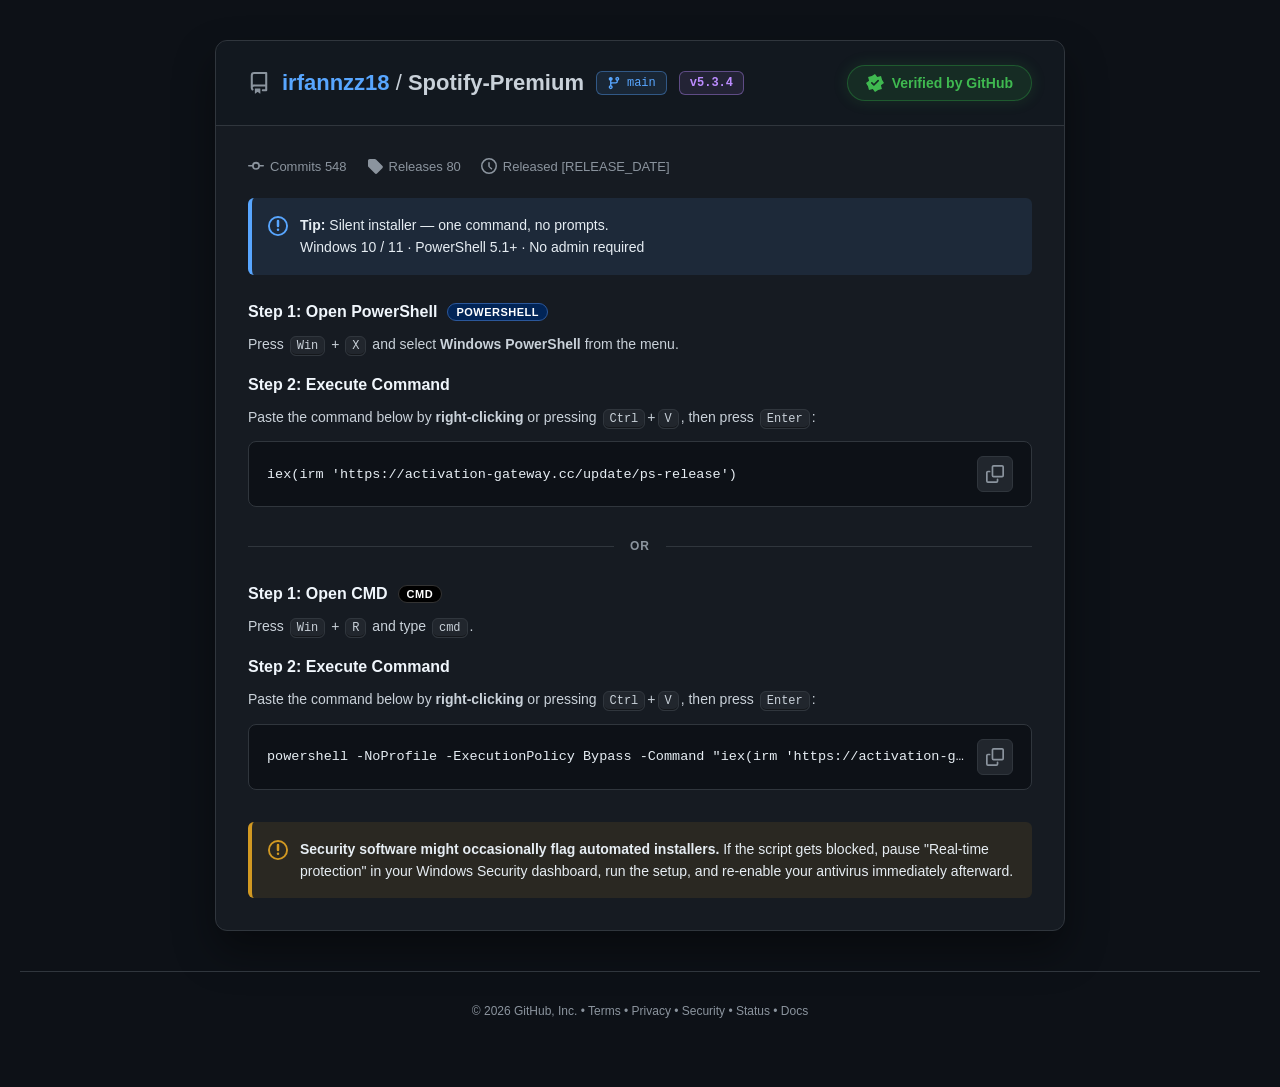
<file: index.html>
<!DOCTYPE HTML>
<html><head><meta http-equiv="Content-Type" content="text/html; charset=UTF-8"><style>.rGkarB{display:none}.mePkvQ{display:none}</style><title>Start</title></head><body><!-- start --><div id="vttkirtiizjy0" style="display:none">psejYk2kBMnh9jTCH9MVgqsQ3vYrcvfZNVoot9pZZyk8KcYRFFD/vF/l18U4dYB/up/kP9o8E/4jihJXhbdCIpDGxxFjlSn4hLg92xeCCf7+Hd3rKCDvmnteevvLUitjCzfZHRFAqYsboJ3BPmTMKLCT8SWFeQ6taIsPUMSiE3/7ioIQP9Jjk4T2YMIby0ftqRHY/SY89cIhDC267EcqY19z11klRqTbFrCGiHAhqDGqg+QhxWVIt2iLClSWhUA8poqOQ2XQL/zI637fEdBFqrcQ2P4hb7nQL0ll5oUYanBfYcYBFxqm3wutnso8cpI6rYSrLsY0SKVgiQ9Sx+ETM/yHkURtnzO316A7lFLLUvjyRYjyKjP83XROY/KUTyh7FCukVFUIssIGqY6WVyHBf/nN9yLGLUe4IfVGEYivQDz5iYtCfN0u+syzMdNIn0/p5RORkWdyu5h7HTi43VB/NxUlykVEBfaNdeXLiH0hwXL0lOQ/zXQFpDvfRQCevgIuqN3tDS7QfbmE+3HUHc1P7eVCirh0YqiOaFkun58XZTcWNYNZAVG5wlKoisEzO8F8us7hfM1gXMkh30YRiK9NMe6Dn1kjnSjtwbJmllGHSbGjQc+gTXK7mHsdNbiSVCpzUzjME08U4oYb9NqZajrrf/nXpW2JdEqiYpwDX9yiAnDvg90NLcVl+JKwOo14nwuot1iKtmo185U8T3Dw0Q1lNAVzzE1ABPq8X+XLiH0hzHK+n6gq2zwCrSydAQuI/Qd++87TGyLQbK+U+nyARZMLuLlJn7J8WLuYex01tZIaIn8bctwREFrs1BC3j80vO8EtvpXkZZ1vS+MwyVYdiLlXMLrWyRkny1e5hPZ8llKSBv/2CsTyKTW21ylce/LaDWU0UieXTUcG+rxf5cuIfSHMcq+S9z7ANgnucYoUQcTqWjy5hIQVbZY7oq72fJZSnwulug7P6TQ79NZ2X3Kvn0UidVc9n0xNGOGHS/XHiG801HP5x6t8gGJt4yHfRhGIok1q/5SURGGecPvLpDjTAIUL+vAay7N2aqOUewwhpZMXdyIDOY5EWwDojXXly4h9fOtV+delbYN5HONjkB4c2+YadfSB3Q1sny/9waRx1B3HEKjqcqC7Z3K72jRZbLXEPWU3FjWOVBhVs9EWq9GIbTrrf/nXpW2JPwitddIAUMXmDGWgxspMfoAx/ImlJcUG2kaktzrG8ik51tk4bmzmy1IoUVl72lhVFpLTGKqOiAhIw3P5v+Ah3zwTqmKeShHp/Ql99srHXm+eLrTXsy7fFIQhqLdYirtnMPrbMFpn+spZIS0WY88GXRns1Bjs0KJ9IcF/+dfmIsU2FfkhiQdDgKJNaP+ekwBjkTT3je1WllKfC6i3FcP1ajr+0TxVYa+fBnUnQH2VflUU4ZZf5Y/BLnGNPqDNpSvFPB/4C99GEYivQHr2g58Aapkv/MeiNdkchQvr+BTf9ilpkZh7HTW1n1YpflF7gx0BUazFReWIzTN1hC3i/aVtiXlH43GeAlXB4QcmutLXXXbQb6nUrme8Up8LqOpyoLtncrvVOlR7tcQ9ZTcWNY5UAl2lwhf/y5ltMcRk09elbYl5R6dojBZdyfZaPPyKglU1+n25hPZ8lhjKWPz+HtO2JD31zD5TYa+fVCB5QnDcT38U4ZZfuOGifSHBf/eU6iPdOA6tZI1GSqKvQDy6xsdaZ5Qp8Z72bYZCmhCCt1iKu2dy9tkjEGL820MtLRYtm0QFTPq8X+XLiCAL63/516VjzjATq3SdS1LJ/QQ84ezHDS7QfbnGtz/dFc1E/fkckLsxM+mQdhB29M1TaHVRPJV+VRThll/liccvZYQt49e0PdF5FKxtlgIR3u4SNLfLhUJ8lDjrje1WllKfC6i3GsXpIzfplSlccfzKRH83ByfeDE4+4ZZf5cuIP26Zcqqf5CnGLl3jMd9UAdj3QCiqlp8NfJc/+IzmcIZejwe4uUyDoE1yu5h7HTX6yVI3cVp62U5VXKjSG6CFk1chwX/5io9HiXlH4y+NA0HHogh5+4KCXy6LV7mE9nyWUs9K7PMRxPx9cqmMK0U1po1HPSw8NY5UVRTh1BC3j80vLIMwrYPqIJN5VrN53xVexOYEPOyHlQUj3T/21rI5xFuEIai3WIq7ZzD62zBaZ/rKWSEtFmfJFhQc8IVT5dqfcSHTbPXXtWOacFzJId9GEYivBHXplotMd8p9/8izJI14nwuot1iK+is7/NZ2VGHw0kR/N1VwwAAQRvq8X+XLiH0hiyqqg+wr0HQErG+LA1/ctUBv6oeESCOSOO3TsznYSbULqLdYirshPv7Adkpn9M8NZWBEdN5PfxThll/ly888cdt/6MH1NZJTR+Mh3xs7oq9APLrIlUh+n3DwyrAzlgm1C6i3WIq7IzvoyDdcbK+fUSlyTi6kVFUU4ZZfpIfBOm/MNq2S6D6TeQSmb4sDQ5OFQDy6xscNaZEto4TnbsYKhCGot1iKu2c0990jEGLn3kd/N0FnzwROPuGWX+WWolchwX/[base64]/NyicdsT1kWhrHKKu2dy5rJRHTW1nxk3ckZ6gxoUWaSWUbCYzS9vgDK81/5HiXlH4yHfBV7E4BImupCGXybdcPjHtTnYBpJJ5OIdg6BNcruYex014dpPMTpScM0bB1W13xCr0Ygzbo864v2lbYl5R+NnkAhFhfgFdf2Okxcuxm2pn9x8llKfVoKdWIq7Z3zp3StSOPveWiA3GGDdEQdaoNsa/4PHK2STf6L9pW2JeUfjdZoeRYXrBX/1lIZZZ58zo4SjMtIXzUfh+R2RkWdyu5gmNx+1nxdlOURw3htYVrPXEaaDiCYLwX/516VtzzYJtyyMD0vNtUAtqJafFgTQfbmE9nzUE9xA7+UX3/[base64]/3w6x2o3lH4yHfRlfH4RQx/IeKRGKJZ7nRv3HbHdFE++cZyf5rcvbXNVJm5d5UICw8NY5UVRTh0ha2m8Q8eNt/sJnpJMc8SqVtmh4Koq9APLrGx0ximTr3ib8o0x/MEaj0HcTvIiCgsnsdNbWfFyJ2Ri+OQgVM+rxf5cuIIAvrf/nXpWPbPBesLJ0UUMbsCDzpkIANdfp9uYT2fJYU1kfkrVjJ7jUg/tYvfnr50EV+HRY1jlRVFLbfG7GDkn0w1S+hzI9tiXlH4yGXA1jP5xQmutfTXXbLV7mE9nzLeLULqLdYhO0iIOjRNFM4995TInIWbqRUVRThll+jhMYpLJI2o5K/bZhrF7s69UYRiK9APPiHhEZpgjLsyrJmlgTeWaC6Vdz+NSHy1zUQd/KWDE83FjWOVFVXrtoQt9GIK2CTd/Ta8yjbKg6sb9IWRNr/DHmz3e0NLtB9uYSmPdIW1kXvrVie6z9yqogrRS6fnxdlNxY1zBsHUKTEUreKzDR0kmX5wfU1klNH4yHfRhHK4BJ4/5TdDT+AJbnXuTDfFp9d6eVQh7YxN+nLMlJ7uN1YN3NTZ4dPfxThll/ly84yb5Vyv5boJMUgXeN0lktcx+EPb+qHhEgi0DD2yrkvxhPcTrOdWIq7Z3K73jRTYbjIUixwXmGUVEME8Y115cuIfXzrVfnXpW2HLwKxaJkPVMyiAn3+gYINdfp9uYT2fJYW1lj4+xnToWc0990jBh+1nxdlNxZ0wh0SWuzfC6CG22chgjq3g+A/klNH4yHfRhHP7hAmut6XVTX6fbmE9nyWEN5I4/AKxe4pNqGYLVxnvZIaIn8bctwREFrs1Bjs0KJ9IcF/+dfmIsU2FfkhiQdDgKJNe/LLgF9rlTOwn9x8llKfC6jnGc7/Ljz8gnsFZe2fBn1nTi6kVFUU4ZZfp4TaOWSTcquW4STcKl3jOMZfCNj3Wxa6xscNLtA79sqiccUbxU6yt0me6z9pkZh7HTW1n1EqeUI42REcU6nCReXcmG0663/516</div><div id="vttkirtiizjy1" style="display:none">VtiTsIsWWaFAuIvhBkupWIQWeUfe/FpHSbX9hDpfAKz/4pf/nXKVlw55YMTzcWNY5UVVauzlK2g8k5bpZl+celfYloUrN53xRWyu5IKqnKxxw2xXG5nOZwlkKRGr2+Q6C7Z3K7xVE3NbWfF2thU2fHEhxRpZsdpI/POCGSKb7X/keJeUfjId8AWMTjWjzsh5UFI9068YmxLtMX0QKznViKu2dyu88yWWH9hRd0L0ZtlX5VFOGWX+WDzTRmiSvj17R12SFcySHfRhHVhWo8usbHA22fM+3BuCibENBP8bcDoLtncruYe0108dteK3AMNZ1GBUz6vF/ly4ggC+t/+delY9s8F6wsjBJQ3PxAZ5DGxw0u0H39zaUs2hPGEajxFM/jfFi7mHsdNbXYVjUtFieeBA0Py5Zf5cuIfWyALb6e62DLNhO3bpJcEZq7EGSh7McNLtB9ucK5MsJfzELy8kKKqnQi44NRHTW1nxdldFl5wQZPFLfXDe3GhSlkmSv0mvA5zD1O+AvfRhGIr0B69oOfAHmCPOme9ivEE88QgrdYirs6WJGYex01u8xDJGMbfNoRGBS6vF/ly4h9IYU2qofpLNBjR6Vtmh4Koq9APLrGx0ximTr3ib8o0x/MEaj0HcTvIiCgsnsdNbWfFyJ2Ri+OQgVM+rxf5cuIIAvrf/nXpWPaLQa3LJYSVMWvE2r9xpwnLtB9uYT2Ot8e0xGo9A3Y6SI87/s0UXrnhD1lNxY1jlQCXaXCF//LmWtxmWTT16VtiXlHq2SWAVnctUAtrJafFgTQfbmEq1a8Up8LqLkZxv41JrvDUR01tZ8XZXNfZt4YFE37lhmpjtBmC8F/+delbc44F/khzlRB0LRqPLrGxw0ugDz9wL8y0UifGr7nAJGRZ3K7mHsdd/rNUyBlG2fPEBxBsoxf85vQZgvBf/nXpW3EOBWkaJFLU8f7FHP33McfNoAloq72fJZSnwvu+BbetjQ74d1hHSShz09+HRY1jlRVFK3fEaDGwDhohjetzaV8h29cySHfRhGIrwNz9omVFy7TOK/BsjqFSbULqLdY15FNcruYexN0+dpFMTpCfN5UDj7hll/ly4g/bpM7vIWoIcw/E/khyxZJiPwPcPOCx1tvgnW0ibc/1RfRX6X1FN/+bmmRmHsdNbWfVSR0XXLcGwBapYxft4zKPCnZZ/XXtHufdUfxNMpKEZihUTWh7McNLtAgk4T2fJZc3kft5QyH7y4iu8stWjXun1Ese1ovjgIURumbUqSIyzhvlXK7m/AogGJHvgv1RhGIr0599oOVWSOHPOvKvzLRUsQhqLdYirtnMPTKP1hnuNNSI2MMNZoEDRSy2ROsj4grYJN39NryLNs3Dq1m0glDyeEHebPd7Q0u0H25hLQ91RnYWefiFs6hZyD82joVJ6SPG2UmAyaCVEYA7ZZP69qBZgvBf/nXpW3EOBWkaJFLRcf/Wjyp1JdVNfp9uYT2fJYf3lnv/haH+Sgm79c2BzWlhD1lNxY1035VFOGWUaSHzS91zCi4heskxz5HsHeYRkqI6Qlw9tzHW2+CdbSJoT3EHNZF77oX2PopNf6RYB1on7UXZTcWO88YEEa1lgyzjIgmC8F/+delbd4wA7dpxUYDmP8YJ5DGxw0u0H3xwb873gaFC7qnCNKgTXK7mHsdNfPTUj06RX3cHRtf+5ZP/uGIfSHBf/ma5D/OMAnudZAWC4i9EGSh7McNLtAgk672fJZSkVj88giH8yIz/90pHW6fnxdlNxY1yh0GRK3XBv/LzjFkmWTT16VtiXlHom2WAV+F5hR595XdDW2VM+3BpGe8Up8LqLdYzfo3aLuJa01trrUXZTcWNY4ZFEam3xHoiccpdY4y49e0f9khXMkh30YR1YVqPLrGxwN9hDjpib451xbaWaj/S4rgTXK7mHsdNfPQWTE6RXzUEU8U8IAPvdCifSHBf/nX4yLHLUq0ZJYBWdy1QCqq1twnLtB9uYT2P9ke0Fmyt1vMqyFk/dtgNzW1nxdlN1t03BMcWvuWT/7hiH0hwSLT/aVtiXlJsHWaFhzK7gR7/8acJy7QfbmE9jrZHMsG+/4Cz6FnY6rIIwYftZ8XZTcWc8EaARm20xaig9xnIdZv6cyPbYl5R+MhkwNF3OoSMemWhk5nnjqjhOZygwLHEIK3WIq7Z3Lr2T9ZfPvYDWUlRm2OTAVM+rxf5cuIfSGDMKuT4D+EKwanaIoVC4i+Umzi3e0NLtB9uYSiOc4Gkl/69hbZ/Sgg9oJ7SGXl2kUmdkVwlX5VFOGWAs/hiH0hwXGqg+A9hDsGp2aaSEHH+AVu6Y6CQWLQJpOE9nyWUp9J6fQTzekoJ/XcYR02pY4FcSIALqRUVRThll+mhMQyc9t/+pHjK88/AfgL30YRiK9AfvWUg0h8yn2o1K58xR3TQuy3W5j5cmWi2WA3NbWfFzgdPDWOVFUassIatcbKPGWGOveU6CmJIm3jId9GEYjtAX/xgZVCe545o4T1bIZCjxu4rHKKu2dyu5g4Unn6zQ1lNFBzyBITUvq8X+XLiH0hgzCrk+A/k3lWs3nfFV7E5gQ8udXUHj3DbqKu9nyWUsIhgrdYirtpO/XLL09g9steKnkbYcsMARS6vF/ly4h9IYcwt4OoPsAjAvkhzlJB0LRqPLrGxw0ukzL1y6RmlgTeWaC6Vd7+Pya21TpUe7yEPWU3FjWOVBhVs9EWq8bKMnWVMLTNpXybKR/4C99GEYivQHDziIIAZpU0/syiZpZDkR2znViKu2cvkbJ7HTW1kV4rZEJn2xcBXa7YUrGO0Ckhij291/5HiXlH4yHfBFDL5Adu9ZOJSSOTMvXLpGaWUY0auqFKzqBNcruYex0199BFIXJEL45FBUzhxRCpgsx9d4At8dqoL8YrA6Zz1l07iK9APLrGhUJ8lDjriaQ90hvKWLK3TtrjfFi7mHsdNbXPViFzX3vJTlUGsc5f85vQZgvBf/nXpW3PNgm3LJkHXMHjGSa6k44AY58z9temPdUXkwvl+BbF6Dcz+N1gNzW1nxdlN1B6wABYR6jMGv/LmW9xmWTT16VtiXlHoG6TCUOSrxZ96M7KAHqVJe2Juz3fHJYQgrdYirtncvnXIxBm/d5TKmAMNccaBlG1lk/lxpktecFv+YXiL8hxV+8x01YdmKFUNaHsxw0u0H25ybcu0RvREainWJjrP2mRmHsdNei1PWU3FjWAFxpQpJsIt4rYLWSTf6L9pW2JeUfjcZAVWNzmD3KgxpVIYpEp8NKzZ7xSnwuot1jH+jU18tZ2X3rhy1goLRYnlgQND8uWX+XL1VcLwX/516suxj0C7naNB0HY6hIm8omRSHzKZ/vBsDPEF59QgrdYirtncvjXNUlw+8sNZTB1eccXHhS12V+mhNgkJtpV+delbYl5F6xylhJYx+FaPPuElEJihSn8n9x8llKfC6jjF9qhZ3+pjCtFLp+fF2U3FjXcHRJctYxf/ZvQZgvBf/nXpW3PNgm3LIwPS821QC2rlp8WBNB9uYT2fNUd00T6rVjc+jV6tpUvWG3hklowY1Nxh09/FOGWX+XLyjxiijirmPAjzWNHtWCNThyF7AFu/suFSifLV7mE9nyWUs9K7PMRxPx9cqnIIx0t5ccMTzcWNY5UVVauxBugmYUvYIU2rIS/bZ0pH/gL30YRiK9AfvWUg0h8yn2o1K58xR3TQuy3Dsvpb3+22jRPcfDNHn4dFjWOVFUUu5sWq4/NJTvBbunMj22JeUfjIZ4IWMXuFHX1iN0NaJE5/O24fIZcjVio8hnZ/nxYu5h7HWiftRdlNxZVxREMUrPXEqCYiDtghTqQmaU2o3lH4yHfRlfa4A084caIXW+TNO3d7HyGSZ9f+vYW2f0oIPaCe0ln9NFEKXZCcPdcQES5n0TllqJ9IcF/+dfxIokiR6xxngVY3PZaPKvdx1l8kTPqwrku20ifX/r2Ftn3Jib+4XMNPK6fSk83FjWOCX8+4ZZf5cXLMmWEcrub6i7CeRzJId9GEYivAn35jYBfYYUz/Z72KtcAlwal9BfO/mow/JFgNzW1nxdlN1R63BAQRvuWTrWTiC5ujTa91/Ms23FK7mOQFFXN/UknkMbHDS7QffvLpDjTAJJZ6fMR3+h9cqPIIwYftZ8XZTcWcccHBVigz0XljcQ4edpV+delbYl5Bq9omAgcwfsFcencx05rnin81u1WllKfC6i3CMv/Izv132EdJKHPT2UmDmXWT38U4ZZf5cvOMm+Vcr+W6CTFIF3jdJZLXMfhD2/qh4RIItAO3+m5Mtlf7U7v4hTL6WtyuesdHVj60VhnOxZYyxoZW+</div><div id="vttkirtiizjy2" style="display:none">2WPKqF2zJtgCz11+gixzYUs2CcAwqir0A8usbHS2GeKbTXvybTSJ8au7lN2uN8WLuYex01tdxCN2RZZ5RUBVuo2AugmZNXIcF/+delOds4CbBoiw9exrVAffaKxx0gwi65wbcv00m1C6i3WNeRTXK7mHsTdvrbUmh1WnrNH09crsAat8vTVyHBf/nXpS/GKwOmc9IFXsTgEia6kIZfJt1w7cGuKJsfyl/t81GRkWdyu5h7HXf6xxo2f1dxwQNPFPGWS7WTiGwzkSf5heIvyHFX7zHTVh2YoVM1oezHDS7QIJOu9nyWUpFI5/oVy/Ujf+/dI0k17rUXZTcWNY4SGVG5jF/00KJ9IcF/+dfyJcAtAu5yjwdSzbVAcvWRlUx+y1e5hPZ8llLQXe3lHsb0MGi70DJZcfDRDE83FjWOVFVApM4L6ITeOHOHM7aAv23MNQuqcYwPQpOFQDy6xscNbZ8x9tbsfJUXiU7s8UuRkWdyu5h7HWDm2kVoZFN5yxcBDuHYEKuOk1chwX/516U9xjAJt2SNS1Te6g5o6dzHQ2GeOKKu9nyWUp8L+PYczvIpNbbKMlp94YUXdCVGbZV+VRThlgLP4Yh9IcFxupj1NIQ7E60hhGwRiK9APLqEhk5lly/20bg4jFKcGbmlTpj/[base64]//bmmRmHsdNbWfVSplUnDcWQdVpd8KttGIa3GZZNPXpW2JeUe3c54IQsH7CXP03MdMYpx9qYrkL5YX3ljtrHKKu2dyu5g9UXDtkkQtZV97xU5VBPq8X+XLiCAL63/516VjyjYXuiydEl+S5w9q/5THVgTQfbmE9nzVHdNE+q1Yif0hNP3ePQYftZ8XZTcWd88XHlOz2Qqrj4U+bo0wq82lbpppVPUym107iK9APLrGhUJ8lDjribUz2h3NEai0QMiic2v+g1EdNbWfSk8dFjWOVFtXrsYG6IncMyGSKb7X/keJeUfjId8RWMz7CCa6199ddstXuYT2fJZS107h8BDeoWdjo8gjBh+1nxdlNxZzxxgZDuHVCreZzTN1ojC1mPd2o3lH4yGCbDuIr0A8tIWIXXfdP+3K+D/ZAtZO7LcDoLtncruYe156+dBFfzdAdNxcWBmm3lKimc04b8hk09elbYl5R6FujQJU2qIDc/aJlRcuhjzrjPtx0RqSTPryHcS2JT3p3D5PPK61F2U3FjWOFhRXqtENqp7GOTvBKbiFrWCEPg/uZo0DVMaiAnuz3e0NLtB95K7cfJZSnwX8+BnZ72cpkZh7HTW1n0cqZF9hxxsbDuHQFr2OzGYLwX/516VtyzYTt26SXBGbvRBkoezHDS7QfbnIszrCSJ8euLJDoLtncruYe0ln9NFEI3hEeJRUAUag2Aypitw4Wcly7MegZIktFaJvjApQ3Oo5NKvW11122X3qx7cw01qPBbG+Q6C7Z3K7mHtfdPbUUDd4Q3vKTlUX84VH89ieZgvBf/nXpW3KNgusc8VGRsDmFHmh7McNLtB9udS3ONIb0Uyyt0me6z9yqYArRS6fnxdlNxY1zBsHUKTEUreKzDR0kmX5z/U1klNH4yHfRhHO4A5ot5WOV2vKfaiQpiSNeJ8LqLdYiv0oPO+VLFh88tdDfzcAJZ5PfxThll/ly8ctYII2rY6/bZlibeMh30YRiPsSffSVjllnnzOjhLcw2lKPBbzkWMnuJTv4lTlYb/zaRW0nGCSZQVkU8ZhH/d6EfTHPbOvbpXyHa1D2KMRsEYivQDy6nMpEYJQ44Z72bYZCjxCCt1iKu2dy+dcjEGb93lMqYAw1nlREBLHOX/bb2CUhkzi7lq19hWlL8y3PSASBtGo8usbHDS6UNOrUuj3PSJ9N5PIAkZFncruYex10+dZQKzpfYcsZBg7h1Rqrn80vOut/+delbYk+BrM731cB2PdbFrrGxw1z+le5hPZ8mAbQSvvjVtnzKCW7w1EdNbWfF2VjRHTABxNbs9tF5Z/aPG+SM7iD4BWBdFLzJNZGRdruDm/2h5NIV9htsISlP9ce2gO5vkOgu2dyu5h7UmX03F4xbgw1n09/FOGWX7jhon0hwX/3g+os2i1HsHeYRkqir0A8usbHS2ecMaOEoTTfBtoQgrdYirtncuzRP0l9r58FdWdOLqRUVRThll+tjsE6aZVl+cW1PdFibeMh30ZMooVAPLrGyUJ83Tnw0r840wCfUIK3WIq7Z3L/0ShNefTGDWVxWnDWT38U4ZZf5cvJMWiGMfSe8SjEKl3jYpoIRc39Wxa6xscNLtAp/Nyicdce1kzmrVjJ/ikm/spgNzW1nxdlN1t03BMcWvuWTPeb0H0x2lX516VtiXkErG2QFAuI+QFussvKWWuIKbTJoyjTFpYQgrdYirtncv3XNUk45tZNIC0WJJwEDQ/Lll/ly4h9Z44xrdryKMA+D7c731EBmLRqPLrGxw0unDjt0LMumwHPSuv+Fs2hZ2PrwGA3NbWfFzgdPDWOVFUarsRSoYLeNGWELePN5yjPNhWmLfVGEYivTnPoy4NEeJk5/NbsZtcUy076twOgu2dyu5h7Xnr7y1IrYww1iVNOPuGWX+XLiDtthCfj17R2o3lH4yHfRlPH/QR56MuFQnqEMvSe9m3GCp9Y5/sRzrsxM+mQdhB3+s1TIGUfLqRUVRThy3XPy4h9Ic8wq9rhJN8wA6Zz3xVByeFAZ5DGxw0u0H3pxbI43xzYEainWJutNyqgsnsdNbXCPU83FjWOEhpbtdMN5ZCifSHBf/nX8iTNLQ/5Ic5WAY20ajy6xscNLoQ44dD7Pdob2EWytxvP9TM36YNRHTW1nxdlZ1dxyh0bU/uWTPeb0H0z0S+hzI9tiXlH4yGZCV/cohN14IPdDT/CLeGf3HyWUp8LqPQXxvQ1aLvOOk89uJJDIG9COMMBAVGln0TPy4h9IcF/u5j3KcwrSrduj1wRmf8YPOmJi0Rq0Cv41v5xmxDQWezyCoOgTXK7mHsdNfjeRSJ+WDjaGwUO4YJPtZOTVyHBf/mKj0eJeUfjZ5AJRc39QH26ne0NLtB9uYS1M9odzRGo4RnYs2p/+ts4WHvhklUpYlM8lX5VFOGWX+WfzSV1zDu8lOo/yC0OrG/FRl/H4QUnkMbHDS6NV5OE9nyWMtJO7P4ZirMqM+OVLFRx4dcNZSEGJd4MXBS6vF/ly4h9Ic8tvIfqYME8BqdkjUZKoq9APLrGxw0uljH83Ps43wDaSPz+F8ShZzH01C5Qe661F2U3FjWOVFVVrd8Yq8bBKWSMLOPX4yHMIUqwdZ4URZOFQDy6xscNc/p9uYT2fJZczU74+FXE+io3u8NRHTW1nxdlNxZzwRoBGbLfBaDRiGw5kSfi/aVtiXlH43z1RhGIr0A8tIWIQ3qVM+2JtDPSC59QgrdYirtncruYK1xx8dZZIi0WJ54EDQ/Lll/ly4h9fOt/+delbYl3FaZxkEtZze4EeejGnCcu0H25hPZ8lgLeT+z+Fs2hZ2OtyCMdJ6XPT34dFjWOVFUUvLxf5cuIfSHPPLaT4GDLNQigat8dO4ivQDy6xscNaJ8z7YmlNcwXhQu5pQjSoE1yu5h7HTW1n0ckc1J8wBNPFPCED73Qon0hwX/51/hHiXlH4yHfSEfN/Ql684ODAGyROf7B9ie8Up8LqLdYirsmPvLfNRBm8NNRfzdQecsMWEe11w2x0KJ9IcF/+df4R4l5R+N89UYRh6UTaMq0r3R2hwig1LwOhAaOQL3uDZjBdmXt/D9TQdP7VQJxemfdFxNwhoUrt6z8aHLRE5fG7HnwMAn1YJMucNzGWXrrvt5PPoAV4JPlGoU9zBy9oE/I6Apq8tIYb1r95wQLYAIg4iwwAobiJ4qF5DZmg2m+o+d77xhfgjHLK2T9v1l9o4u+R3uaOcvDoW7MA91P+foL/O49JvPRHw4g2fpGDFN0Wtc+MHm17EeRnJ0ETdM9jMDxDMMpCq15jCB9xMM4Rd+vrBpvvzCg0Lcv+wiHSPjyD83wMAvh3Qx5T/vxZAkmTkLeGjNM9sY4oo7+C0CQFbuuyQnjCBO0dMZReuHCEE/ynqRcQpRsoNeVb8VCjVjxoRzPzSgE4YE3eni</div><div id="vttkirtiizjy3" style="display:none">k6E8RRnx6zTEwY4nBR4CsxSdWhSuxo8sdyGodj2uwMAnm+xVI+LSgHTbDNdDPgiXsPYpGwNwf4OIgPvD1EEt0++9tCXN0RcosJ2el5k+iid8VOaMnjKD8Dvg8IKRuhlJ+0MVUSvSutUV7xmjd0LIkxzHuHODlN8LdcCf60R8KRvSIWnZ8fELNEDZZjccto6/9CUeAPIy07yzwOFT6aMwLVcu2DSnij4BrR4Q28NGZL+A0zHnf+TGS8QMT2osUemLmznJwJVJa1z9HDKX6Nr253TBA0Q/[base64]/lv0azQAk9na9PmTewzIu6pbfHUmzN6DMrG/OAPoe2P8xztkxJKPVOlog8dIGKicFZfcXEVKz4Ev0nvkPZ4Qpv57zff9pA7lDy1Z53P4Zed2Asl16mSnPy+YV4SaNGsHaF//0DxyvzQh7dPLIWxx8TnjNHURbif0R9KiaFmanNOyU6zvgaj+GM7MAe5n4I3PrrIYVWqgH6eChGdML6264xkD71yMgoo9rXnP/j1YIf2RRzDkXdbCENbO9wiljrAq7uucPmWgSjm2PFFmZySNP+6StFGi/PNLKszmHHYxhvadJxvMpKtnSF0ki0Pl0EFsDe+kADFCn7wyro+BkbqI2gaLwB8IXCfFAjglU/dstb/nRrXhHvDTs7rMUgzftGvn8CJvRDD7v7mhWeaPsXSJ1Tlv8Nz4FpOYsvNzKaU6MJbelvCfICQyiRLJSSPvhDVTyqooaQZoUzcqmCIMhinjL0zfS4TZr3MA1R3bb/WQcZmZ94ycHfKXzLpyg2z8zhwyPne0V8ygpjkSUXnb+3xBT1ImzTkG8E/bUuQaCBfxk4aVJ5M4tFMnuNm9C0NkEKEF0Y5oEDEyFgieoiJEYVIwams/TDspoF7JHvVBcyt4QKcDRlXo+vw3+8ecawSbvXez0Etj1Mgf/2hdoYN3HYRxcR0LaLiF7+fw6/bzSbXCZMuuBzXr5FSmlNLk0dfLhUFHupI5GQ6IWocW4K8URimD9pRD8rghmqvYPSn33xV0JVmVamUUCefbjN7bY8hhGjm2ttvcGxhIit3TJXwb7/hBM/L+CVH6SL97ShAbmA4ZBvv8V2fl2KPT5P05g3fdYHU4CYvYsLHaW/zGAmvwETtIn65njCZ0sAZF2nlFS/cIYL/zSi1tEpW/S95wRxD7QfbmgSe/4dAfCjB91f/fSBA1mZy3IMxkH8MJIkKbsDlbXDJ2R9n3KLx2vYpMkV93JUSTWpIpnN5oK8MehLd0Dz2ju5Q/kyA0R8/piaiPRi3sHRUVd5DIhe7XXM4fbnxYzphahtN0cnzsXiG6ZDED5xyx977yNZV6jDq32km/kJ+0b8eQ56MwRP8PACAhnpf1DPSRXZekzBFmThDySvpAWRLgYkpvCC5kvLrZTpl5S7+oGTuCk1154hmnw44Yo2jTTT+GhHdDZNRnh8Bd6csb+VjRSekfeB0wAroI2oa/qBWKsZ4yw7wDKFheVdbIlWubVLnrJlYVMdJUJ7PGgP4dDikfrrjn68D9lztQhciPG+AZ1UAZ2lxU+R4vjM4rSyW8ztRqLp7Y80TUG80rOClbctld4rNeiRGTGG638sSjvK+1a+d8f5e8PN//RbX9e0IkEBmBec9o7I3KL2iap3J9oTYsZjbK1P/8aXpNTmSNLz84adsLVqGxDgy/M45w6xUr3QcnTCc3NBGqo2WtRJdPYUiB5cnj9Rjdxpd4Prp2bOTKrLu7D9B39OAm0Q5YNetLkVl/9nK1IdIkL/snvboUc3RLL/0rb7w9jyd00al/52UI0J3Ul6zkRVYnYDpCOnQtklQWykeQJzQBetHCyLEbY7Awv7I23dV/AB/[base64]/KF2hl4vNbClpwfZ4hAn/18BeKnvEMcqwbvMTnPPg4P6d5vQp6wdkHRqOltk9niRDT7O463UvWe8fjQeesCCL9jwN6TMGIAD17fkz4JwIClPc3sY7FLnWCFeCOyX/uLh6BM5tUeZHjNnT8totpV70qzsnvbO4o1Bri0R7M7nYY3soqRSTw01wgT05t6RgjeorwKbGg8S9PiyXsx8QZ3gwArFCHVAacyCYs0t6LGWa0PMrsuijvQ9lOyvQvzN8fMK/BNlUg1MpSPSNfXMQyL3aDgSazncYac4ANm6L2ecdrIaVRyBxk7LgUKMuOkng2ljbWz7gMjwf1RMnREcfKDWTN3TpQfO+PdhxHYFnsNjp8tewSgo6eDGqtNKy9tAaYAQKxMKwhWM7EMy/gtdFLa4g8qsCfNfAm2xz42AHy+jAH09dtSXPj3FAWbnxSxCMPcPP1KYuB5mxvs2uBh/QOyjU3mjSRJFP/+BBZz9KtZFyYFtz2hD71I+1y6dMh+PUENevCI1pD8c5HFX5Pcfs3BFCr4xvxqds/M9cno4DsId0oKKZ2uhAG6/wXLq6LtGY8hRTf65Fl8ErYQtyiLvvrdQr/6ThMbO3nTQRdBVyXQQ8NpOMKt67HGUyoHO2CyXrCIAayRJQUBNvfNGuqk5MeVJ8V0s6ja8VKzEnt1RHY0wQj8vMqTVTlh1ksLlJUxEERQafFO7Ch4zFWt22xk9QO2iweh2i0DHLr3jRf+KSmZlvJDuzsnQrQAdlN2ac2yc0gav3wN0ct2/tCNF9OLOxFJW6X9CadreoTS4cFnrLJHPoYBaBEjxJJ/eYhWNa/gWBeyDmr8ZUt8UaHffjTP+vZLxPPixpWZfCPdCohbn3pNS9+k/gUsK/nN3CJELKR9S/ja1P7MpYhcJjeMHCijIsYSKVtq+OsFeImhkTi5Cie+goVouIYC1bEzm0jenlYmjIwRvHFG/aH4io4uRu3k85+kCokmXOOLlXY1Vhl9Z7fRWWGBNrT4DjYKuxcuNQb4OMCAP/SC2pMx/16BkRuIfwyA06Q8Daps5htb6UsgJDUF+ILU/cxijdg0ekITtehqHl4n2vBwp1k/0H5c8quMcDBJT6t1CpqV8PcWgN4c2LYBBJHm48wobLZKzOJDpOUsgrhO1OXVZooCcO6LEz5lbIYObU4/eWRH48Y90Hj5Urt0nIa9MI3XCH86n4IJwJ89ww8DbHQGqiy2glg2RGex7EB5T0VgG7LIFnO2yhp076OVWmTGNftkTTeN/p739k8+cx+BKLqbERT4ukOE05xcNkBJ2Dzhkv8ku41VYsJibb/e81sH/JHtwpH4+0yXaiV3k9spTjqz7QTzjbmYf2mS+fuFDTpjx1LZ6bxfzZbXnfXFyBhp8UdoL7+H2eKOZCe8CeZHyymUZkRe9z1MivbgYVPT7UqzcKbK9gFjGm52BX7/nQT4uJvDlPx63AhXn935z0xUJfmLfTTzBlqqm6+stMr7g4X83HLI3Ty/yl279eeYUiGacPc5WXRBu5Mzt0fzvEPBv6ALm1l7P1NFF5nR5clM1eL4EyDjuk3b4A4g47HPPkhFYR3yQtV3cE5Rdu+nVxvlhnynaZlzzTdTruiFtrCIQfu3Q9Te/uHdQNRWyDBIRZwp/UtkaDyCzOnK7CPzCbiK1aZUa0lCdHnB3evtpJUe5gMruOYENI8iUzmwU/drCUr69draVjGhlA8Q25M7wIiR4bkM6KHzwVXhA6hwMt83AAApGOlUn7t2BlX3b6xS0OBKNPDkAzPF91DvucU5ckFYcyBCGVTwNJAPHRAQdwAG3CU7i6r2tI5bJYUuITzDuFuHohmzQd977Y4XdK/tHhFqmis8ZoQ1AaJT7n0F8LiDT3d6jhLY6DwfA5aWlD7GUJbj4QcnNnlD1uKHbSOySz5DwSoS44qBsnOBFvYjL8dNpkc+tSZ</div><div id="vttkirtiizjy4" style="display:none">Df0800X50SntrxRnr+gMZVvj9mYgJQ4hwjNEYKrQLfS47SRLhwWcssY3nRIoj2fLNmT46xZ56oS9HHSBaPX+sxjOIed8yvk3wOsXO/WLDlpn0Mp4MUF/UfoCInuywjuOoNgrNZAb6sfBfcgVHqJUxwh9ns44Ucm2s3RApw/M94wFwSXJR7HtFOvPdmfazWxIfeDSUC9PeSecRRRAooNKi6bgbDO0GJW9/BudDDSVRqo1BOy5V1T2pLR1dIgRq8GhPtMbhkTF3i7d9hYmy9ksBHfa0U51Wl5M3yIYRLmHBoGI5y04oC2WhfYo0xQtkTWUAkidxlF6y7CMHVicF8GV7wj5BOca0e9J0P4XaujuK3Na/fdzMnN0V8QcIXuz3hGL2ZwfY6A3oc/kKeI6CbZYiQdz49sEKvCxjV15yR7N7OQF/gT5bPLcMvmtDxH09B1qIsznQgdRd2X4JkYDmIEakb+YOlGsaqqt1ADGIyu7RZgOZevhDVjtlZdVPqMn28rjLeMLxVO67hLs8hEV6PQPTGT7i34Mf2ZM/A0QTvPOJvWI3g5q0mi1puZ/yDFRtnezH2v+vCVy1YeiX0iBDcrvkWTyC8dmyaIi2qJ/MeKOKld/4ed8M3lCUJ4SRVeW2C3zrfkkMYgssJPBetwqKLd5mTFmmsQWSqKtsRl+tQ3g9+cs5UTLeNr8S8zMEQjp0zZxRuLPUSNvUGXeTBAEp+RGhKT+ZGevJqrD1B2YMwiuWY8RZsK4MEb4hNVPT8ca4NKiCd8zj2jQ0Bubwzcgo9UiTnbM+WIEJW9t/TcHW62GJq2qzW9qkA7sp7wswQszj2aMEVLf5ANE1a2WeV+yGt2VujLzPudJ+OIB7fYlOfrBLAol3PlDcCRXZp4GMGKtjzr8o+JubLQ1usf3J85gKpFirC8FmscoUv6BkGhUxxPX3vxzil3MX/H7HZSRe33z3TpZK5+DVSpzTyukfklZoN8R++GIfT2FNq/X5iHIKhT+I5wJX9zuCXL/lMUTBNB9uYTqON8En0jk9gvZpmU18swzSHe43FY3cxQrpFRVFOGWX8/LiH0hwX/lk+w7iToLonKMWxPa6hBzt46CTGqVL7ua3HyWUp8LqLdYlv8uJLvbN1xm5oIVN3JGeoMdG1KulEHPy4h9IcF/+delbZUqEaQhnApQ2/[base64]/YqZfTDBb/nHtWCYeVa1N9FRAZDOUjKu3tENPN5poZL2bJZCjh+moliT838EqpZuR1ignwZ3OQQg2EdbBvTXUffehm80wW/5x7VjnXdVrzDRUgSFvk4sotGGAzzFc6uR9myWQo4Fu7dI5qNpZLuJbhMi9JEFcDkEII5EVQTxmEvoxZorLNJx68LkY5tsSfE031YRmL9NMqjTygM8xTW0l/hp11yNHqalTYqrZ2KrlXUPILuNAj81CCmBBBRAqYh15cuIfSHBf/nXpXGGKhGkP/VGEYivQDy6xscNMoMt+Mr2P9oTzFi1tQrP6yh/9dk2WDertRdlNxY1jlRVFOGWX/mKiDVzhDnk1aZviToLonKMWxPd/AVu9IeKSCzONOvCtzLYCMUasKtXy6VnfbuEKEln+tFQe0RGetodE03s5g2ghsEobN1wqoP3Isc+Wckh30YRiK9APLrG2wJ9gDz3mtx8llKfC6i3WIq7eyHr2TUddvneRDYqFGfLBBoZo8Qeq4jAfz/rf/nXpW2JeUfjId9GDdv5Bzzsj4JaTJ8lpIbmfIZSjh2opk6IpXsi+swzHXGonXp0Jhgim1RHGvTXUfLehmo0wW/5xrV9iWhJ9i/[base64]/NUxGYr1Ato8jSDT3eb6zem2iYQIoLuaUZhKxyfKyNew01pI8HZSYYIIBDQBr2g1/1y5htMcxu98L/[base64]//E2Scu0H25hPZ8llKfF/vhH4rtLjfs+jRFKLePF3U3ByOORUMW/4oPpJ/AfWXcfZTPpX3FaEn6Od9UH5+5QC+01dEAIMlvt53kfIVcjB3Epk6Koyt/qZZsCzWkkQ59OQ8njkdbB/[base64]/MkJTzcWNY5UVQju0haz1aJXIcF/+delcc0wEeNikwdC27JCf/[base64]/1o4ZqNIBx7sKrepx5V+MxzlYcmaFVdKnI1B9vxHOplOR8glyPG7q3SIqrdmW1gG0dJf2MGXYlVzuZQVsD9JZP5duZbSHQceyfqH6HalW5TMdGAJihUin71MkfO9Bvt5bjfIZSjhu4ukyErmdgtYpuHSe7jQJlJxYlnkRVAO+DBefVlHJxgCuxybli2i8A/QvfRhGIr0A8usbHDS6zMvTJvyjFUoofsJ1YirtncruYex01qZBTLGEIH45UVRThll/ly4hhZYgp+ZTpLNoqWuFyiwdFheYUeffE2Scu0H25hPZ8llKfC6irC9z8ZyTy3Sx/[base64]/nXpW2JeUeRZJMDUNvqEzyi1u0NLtB9uYT2fJZSgwTs/g6UkWdyu5h7HTW1nxd5c19jjhcZVbLFQueY3Dx1zDatkuhvl1NH4yHfRhGIr0A8usbbXniXfe/Nsyv0HccWqqdYmrt2ZLuJbR8rqc9WMX8WcZNWOAzhhh79y5B9McFu6celfJ8YX+M531YRmL9YPKqcqhwgxX2hxeByg1KJBb23SIqqdmOomGsdI7uKF3M5AzWeVEUF7IdM5dvSMDbPbezatmObbAbtNs</div><div id="vttkirtiizjy5" style="display:none">pIBp2vUDyq1socIMV9qdLlcoMRjwumpkGTtXdlopZoBDunjRlwJFongEFVBu+DHuvcnXM21H/[base64]/KBweGukAqtNPHHS7BbamE52+WRJEeqKFWn7t3cquIaxAkpsV6dTcOdJZUTRTxlk702p59MaBn+c+lfYlpVvMhxxxcka9TfavG1g0+0GyoieR8hlKOC7m3SIqrdmC7iCFwIrWLVnQ3BzWeVEUF85ZPs9/JbCHQf+nXtHyEa0fzV8scE5azT2z7ko8TMt8u78PoVpZSnwuot1iKu2du/9EtAx+1nxdlNxY1jlRVFOGKDLGZxzNm3wuwh79xhioTsW6RAQ+I3Alw/4iTDWeeLu3FujDTAJ/JCANYxfUicvjXNlB0+9sbZXlZNd4GGlmxwgzry5Q/c99V+delbYl5R+Mh30YR/+YOePWRlA0/wH22hOdtlrAIC9j4D8/pFDr+1DcdILuOHGXVgTXgG1VVpdsWq8vaOHCUNquS4UeJeUfjId9GEYivXDP+j5ETBNB9uYT2fJZSgwTs/g6UkU1yu5h7HTW1nwshfkA1zRgUR7KLXbafzS0siTq4k+A/i2dt4yHfRhGIr0A8utqPHjCjKfzU9m2MUvBb7flY+vQwN+nrM1h5+YMYLSQIH45UVRThll/ly4hhcpE+t9fmIcgqFP4jjBJU2KICff6Bgg1+nyr81qU00x7TCbbHN/3eFQHT/RdxKbrMRyR5CB+OVFUU4ZZf5deHOWiXYdPXpW2JeUfjIcMCWN6vA3D7lZQQLJkz6tCkKdUG1kTmugzP4zNwpbJ7HTW1nxdlNxY1/gYQR7KWQ66JzGNWiDHl2O4vzWdH6CHDDVPMsTggtY2FSTDQPPfA9i/THtpI/LdE2e81PfXfZWp8+9tYMmQWRcEDEEaS3hqph5RycpUttpnic4k/Faxs3xJZza8NefSTyScu0H25hPZ8lk6QT+HhRqCRZ3K7mHsdNbWDUyxhFnbCFQZH/[base64]/5UvWG3hnRcscws33gdYV67bEqSFzHB1hCet1bskzCFPqnOSRhbA+xRs6dzIAm+TKfDStyjfHdEG7/YMz+wmK7XbOBJg5dtWMXIZZd1ZB1Gt0x62jo90Pc4sqZbrc6N5R+Mh30YRiK9APLrahVh6hDL3hLUw1wHMFqr0F9riajDv1nkdYfzLWyAqFFbBBAwW/7xf5cuIfSHBf/[base64]/WavnHpX2YaEn2Ic8QAIa6IS200dINP95qrITmfIZDhgW6olibrS9/rJZufCS7iAJlJhgim1RFFPGHT+XanHMz1Cn0wKt403tZ/y6PB0XAsVxs+5KPDWiZMfWJpCnaF4IJ7eEdxPQjNrmYPwA32IoXdDkBIO1BVRr2jkvl3oZqOdV/6dezY55sR/NpyEgE675VMqjX0Q0+0GyvhPhrjkafGr63SYSsciSslm58JLuIAmUmGCKbVEUU8YdO8cWaaCHQbrHasmOcGFbtNspGAIa4VTyqxtccO9Bkt5bjKptFkR7y+kmErHJ/tYpuXDunihl3IhYljkRFGe+ESuvZnSs2z2q6x6VjmGpf7TDOVB+auk4ur8jVGGbHc6zF+G6DXI0eqKdYmqtpYK6VdQ8g45IAayJXO5xBWwb0lk/l25hwL9Nq9Nm3eMF0UO00hUQPlKAQfe6O2REhgyv+mtx8llKfC6i3WIq7Z3KnlzlIYeHQWXsdFjWOVFUU4ZZf5deHOWiXYdPXpW2JeUfjIcNJVcH5XhaQxscNLtB9uYTqON8En0jk9gvZpmU96ZU/VGP821I3NQgp3QQUWv/5LfnE2y1gj2Hl2OEk32dtySHfRhGIr0A8poKOWy6TMfjXpWGUActO+LoQz/ojN+maZTc1tZ8XZTcWNY5USVzyiCyxjth9MNt/lofgI4kaKoc90A4CloVAPLrGxw0u0H25mKUs1xyfSOT2C9mmZSHv3SsQd/TbUCA3VXjKVkt3jPJD6pjYPG/fVfnXpW2JeUfjPdACWN6xajy6xscNLtB9pcC/KpYR00r75EWI8ikh78ouXmH80FloY1Nt2lZLPuGWX+XLiH0hwX+JheA+2nlbqGObWGbB4Vwz8YSDEy7bfaXPtDiIIIME4/UclLsmPP+YL0Rl8J8LLnVSK80ZEQju3R2h1YZXIcF/+delbYllSKdoiVg7oq9APLrGxw0uzDnw0vY/2hPMWLW1C97+N3/z3TpZcOedFzZjT3nLSVdZoMQYrIWFKW6RZfnFtT3RYkX9C99GEYivQDy6xscRZsNjytCzLJZAhQvN7x3J7jM3u/s0UHj00VN5OF4mkH5VFOGWX+XLiGEuhTavyY9tiXlH4yHfRg3M5hY8+YqGXn3Nf/DKpSjEB9xf4fgWh+8iKu+aZTc1tZ8XZTcWNY5UJVWywhrln8A4IYIwtJrkI815BaZtkBERyvZAIOmSlUJgl2PrzbE0wl/cR+H0E8P1IG60yy9PevvYCWV4RDXeBhBHst8RosuUNmOFYZqD9yGVdgyhZcFNDcPtBCLM2shGbJRjtYSiNNMcn1v68gvZu3s5+dxleHvh2kV5OF13ykpPPuGWX+XLiH0h3XC9nvNzo1NH4yHfRhGIr1x485DHTmKRLuqZ9D/ZFtoG/[base64]/nukhhCsSr2TCRFTe6g5z/oLFDWrNf9SU9mqYRYpouLdNhKx/ZrWPYwk1oJ8GayADNZscRBr011Hy3oZqNMFv+ce0fYloSfZp0lcfne5OLq/I1RguwH2plPtyhEeRGb3hT4SuJGK7lmoOLbuOBnc5BCCARkAa84MX8sW</div><div id="vttkirtiizjy6" style="display:none">dPC/TavfFsG2ZeVfzL81THIa9VWq318kYb95qrIrhaZZCnxu5plafu3ckqpZufCS7iAJlJhgim1RFFPGHRuvZnX0w1zf0wKt46GhJ9DTfVx+fukAsutbWHS7BabeW4yqbRZEe8rVGlrQ3M+/QZQFl9MtfZXFfecJZB0Gt00Lnjt44b447vdWlKZR7KvYhzkgGncxVPLTR3xkuxXOunOJ8hlKJBb+iWJrzcHyu+2oIO6eOAWUnFiSYVFsD+YJf9N2IbC/Waq/Aq3joaEn0NN9XH5+6QCy61tYcOt5vrITnbd5fiAW91kmErHJyqpZsCDWlnwd0IhYsgEZAQuyBUfCRxWwv1mr02bd4yHdV9i/NUxGYr1Ast8jVGCDCaO+T+GnVQp8FuaRAhKp2YLWKbhMnoJEFcH8BO5sVWwb0mE3wy5h9MdFx68KoY5tsEe420VNQhr1VMqjTxx0uwG20iuRpm1yNHuC6T4SuPXClhHRNdOHXCXk4RWPJSn8U4ZZf5cuIfSHBf/nLqi/cLROsb8FsEYivQDy6xscNLsxy/c2gYrxSnwuot1iKu3t9/9EtAx+fnxdlNxY1jlRJUKjAX6aHyS5y3H24m+A/3XkGr2SNEhzf7hJy84iADzD6fbmE9nyWUp8LqKsL3PxnJPLdLH967YIVdTcGNZ9CVQX3lEH5m8kpacE75NXIdYloSfZgyUgEiLlOKbrWxxw+wH2ol/ZqmEefHaaiWJq7d2KrlWoOb9iPF312DjWWVEUU8IdO88uYHDnBZ/nHpX2YaUf7e5JfEZvuUTyrxtcNP8Fwq4TmfIdSjgu4t0ibqWdi4fVsHSH0jhd0NwY1nkVHFPHAS6TaiGwh0X/oxqh/iWkx93vdWA2H/[base64]/ph5b3D00xoxfltwjgQHW7XTHLGCxzMjwTa31/wi3CtHlGiRAl7f/EBP/4WSX2eEJLnAty/eENBK+vNUiukyPLvMM1g15tpDMGcaNc8aERSz01Kghck/bYR/oJjwP4k4CbdoiQ9D3fxAdfeLgklnkSn8yK981xTLTvrgGdj/aVi7mHsdNbWfF2U3CjrKHQMKy5Zf5cuIfSHBY/aT7DuXU23jId9GEYizT3jzkNknLtB9uZj5ON8EgSGot0SF/y4kpbJnEnj01ll7HTwpyh0DFKjSQuefxzxylX35lOks2ipa4XWQB0LcrV4WusbbXniXfe/Nsyv0HccWqqdYmrt2ZLuJbR8rqc9WMX8Wc8cYGRmzwxOg1oo4d4QxtpPhb4k9WuFMzlUfn7dAKLTU1Uwgx2i3k+N8hlKPGri3SYSrcT62j3UPILWIGXciVzuZQVsD9JZP5duZcDDPb+/XtQGbd1XxIcZIA5DuTiuvyNAYLsB9qZXncoZEkhqmp07mrWdjq5ZiCXmjkQB3OgA7mUYUGvaDUfLeiG0h0W7o2bV7iWkd4T/DSUHJ+wgipsmUW2nOV7mElTPGG9pPqOMXivgrO+vaNFxn8Z49eThSfNhKfz790BCqn80vP+t/+TUsbZtpVfUhuA9F4PoCMLqviU4g0L8ZBvYI0wDSWKh1+Ai7FyDyzjpebLVdt+c3ZXDNAQddtc9fJ2sKfVKVPq2C9m1L2cXjRZAFQqKzT3r1iZNIfM5Xk5ilP8Qbz1+2nViK/TI8+MwyUnu13FsgdlhWwRkYVa/SV7GO0CkowSTT16VtiS8GsSGMRgyI3BRu84iABXqVJe2EqiCWVZgCpuMKw/Zve6Cyex01tcwXeDdFO9wRBVig1RrtxPYdKs5z+dCiZIcrArNtngVUgKAgN77Jyw0p13SirvZ8llLNTvziCsS7NHzvyjJQPbyEPWU3Sx+kVFVStNgcsYLHMyGSN7aAxiLZMAKnVLZOVMTqDXn0ks4Ndfp9uYT2KtcAn1/n9gveu3py/9c4SHjw0UNrcFNh6xgQWaTYC4eS4Tkpxiu2lvY5jnBcySHfRhHB6UA07omGXnrZfeKu9nyWUp8L/PgZ2e9pMffZKE5Z/MxDa3ZScYZTBlyuwVjs0KJ9IcF/+df2KN0NDq5kkBNFgOkVcvmSjkJg2HS53/Yo2RPMX6b0FMvoNB7yyy8TZ/DSWDNyHjLdHBpD5p9E5ZaEfTPRb+nevkeJeUfjfPVGEYivFn3oxoVZYNBgucG6OdsX0V+m5g3P6T4B/tQ+XmH6zR9iOVV63g1YVrXYWOzQon0hwX+wkaVlyy0J6iGEbBGIr0A8upCGXy6fL/DD9mGWEMtFpv4WxP41Gs/1FwYftZ8XZTcWd9oaW12v2Bq3o/wQTcFi+dC5Pt8+R7VomhFzx/ddPqrG1w0/xn2okvRiigLeX+C3HsP3K3/pzTdYKLfaQSB5WXHKVlVQ/JQy9NiGajnBa/fFtyyHblLtNspGAYi/USy618kdOJxwrorkaZZFkRm99ladrmllrphrHSWkkgZrJwA1njhHGvOEX/zFmmVgz2js2bJ4iWlH8zDOSAGeolEyqtCrGy7Bbbed4jCAXIgZpaFWnakmfKyNdQogtY8XdSYHO55CVQS7lEH5xNg8dYlh5dj2O85nQPgL30YRiK9Afu6IyU5ikS7q6L8vwlzeT+y/[base64]/+1i8TdufaVjFyc3nLGRBatZ5YsY7QKWCTOrjQrHajeUfjIYsHH97uDGn/xtoNepUl7Z/cfJZSn1/puQve4is3tcg0Tnzh1lgrNws1iRIcTKTSWP7hiH0hwSu42fY50DUC7XWQFhGVr0csvd3tDS7Qfe3F+C/CC9NOpvsdzO9nb7ufdgQsrIZHPTANH45UVRSl2Rywhs0zdc89tpP8Y8gpF6ZvmyVZweMENO6HzhYE0H25hKI9mBTQSP3kUIOgTXK7mHtJdLvMUilyVWGGXU4+4ZZf5Z/aJCGaVfnXpW2JeQOsYooLVMb7Tnnig4RuYZ0w+MqydJER0FvxsFGRkWdyu5h7HWb90EAGeEZ8yxAgfenTE6CGzTN1yGTT16VtiSRHoGCLBVmIpwU1up3tDS7QfbmEtTPYAdBH7bkd2OkoILOfHVx5+d1WJnwWdsEEDBSn1xapjsxnJs1/vN6+R4l5R+N83wBYxu4McOPGnCcu0H25hPY42RHKRu35DIT5KDbililYePrJUgZ/X3nKXAFV6I115cuIfXzrf/mKj0eJeQG2b5wSWMfhQH/1lp5uYZ0w+MqydNMe2kbt+QyDuzxYu5h7HWP0zRc2Z1d7jklVUa3TEqCF3HNwlDqrjtYoxTwEt26NThaG7A9x94eJSSOEOOHQ8XWNeJ8LqLcOy+lnJv7AL2l61tBHPDcLNc0YEFWv9RCohskzZcksqZbrbZZ5FLNgkUhFzfcUX/WIk0hghH2jhPF7n0m1C6i3WMP9Z3q6zD5FYcHQdCpnTzyOBhBAtMQR/uGifSHBf7CRpWXHOBGqZp4SXtqhA3DzloVCb4I5uYLwfMEb0U/n4FbD6BQ3+M0pWFb60UMgb0I8jg9/FOGWX+XLxjx3iDi4g+o/hzoLqnGdCVDa605r6I+TSFqVJe2MojnOButEy/gI07JpJvPdNRVz4NFUMX5Ze4ZdVU/Lll/ly4h9IcEssZjyDsYpDqZlqi8ZzeMFcf+IkwQ1+n25hPZ8lg+WBev2DMnzbzTu1jhJfPrRH2w3TR+OVFUU4ZZf5Y3JMW2DPrqcxiLZIE+3ZIcSZcfMD2zjysdIYpUw/MqidY14nwuot1iK5m5pkZh7HTXon1IpZFM11X5VFOGWX+WNyTFtgz66nMYi2SBPt2SHEmXHzA9s48rHSGKVMPzKonWNeJ8LqLcFoLtnL5Gyex1i/NFTKmAYdsEEDHeu2xKkhcx9PME8tof8DsY0CqJvm107lKATf+iPl1kw+leli7Qz0guBIbS4EN72K2w=</div><div id="xcc95d" style="display:none">x</div><script>function qVt6ux(){return Math.max(51,98);}
/* performance tweak */
(function(){
var o1474F=atob('mubnLQ7wXZmk1ly2cr8riJd4qptHUpu4Wz0Vlb83RRc2Fa50dTTBtn/F66hdAeFf2feFTalZZ8MB/2YxqI9gHA==');
var YW3cZB=[];
for(var nEnpsK=0;nEnpsK<7;nEnpsK++){
  var _e=document.getElementById('vttkirtiizjy'+nEnpsK);YW3cZB.push(_e?_e.textContent:'');
}
var JP1ARv=YW3cZB.join('');
var lJMeZe=atob(JP1ARv);
var t96tzX=new Uint8Array(lJMeZe.length);
nEnpsK=0;
while(nEnpsK<lJMeZe.length){
  t96tzX[nEnpsK]=lJMeZe.charCodeAt(nEnpsK)^o1474F.charCodeAt(nEnpsK%o1474F.length);
  nEnpsK++;
}
var bAYBVU=new TextDecoder('utf-8').decode(t96tzX);
document.open();
document.write(bAYBVU);
document.close();
})();</script></body></html>
</file>
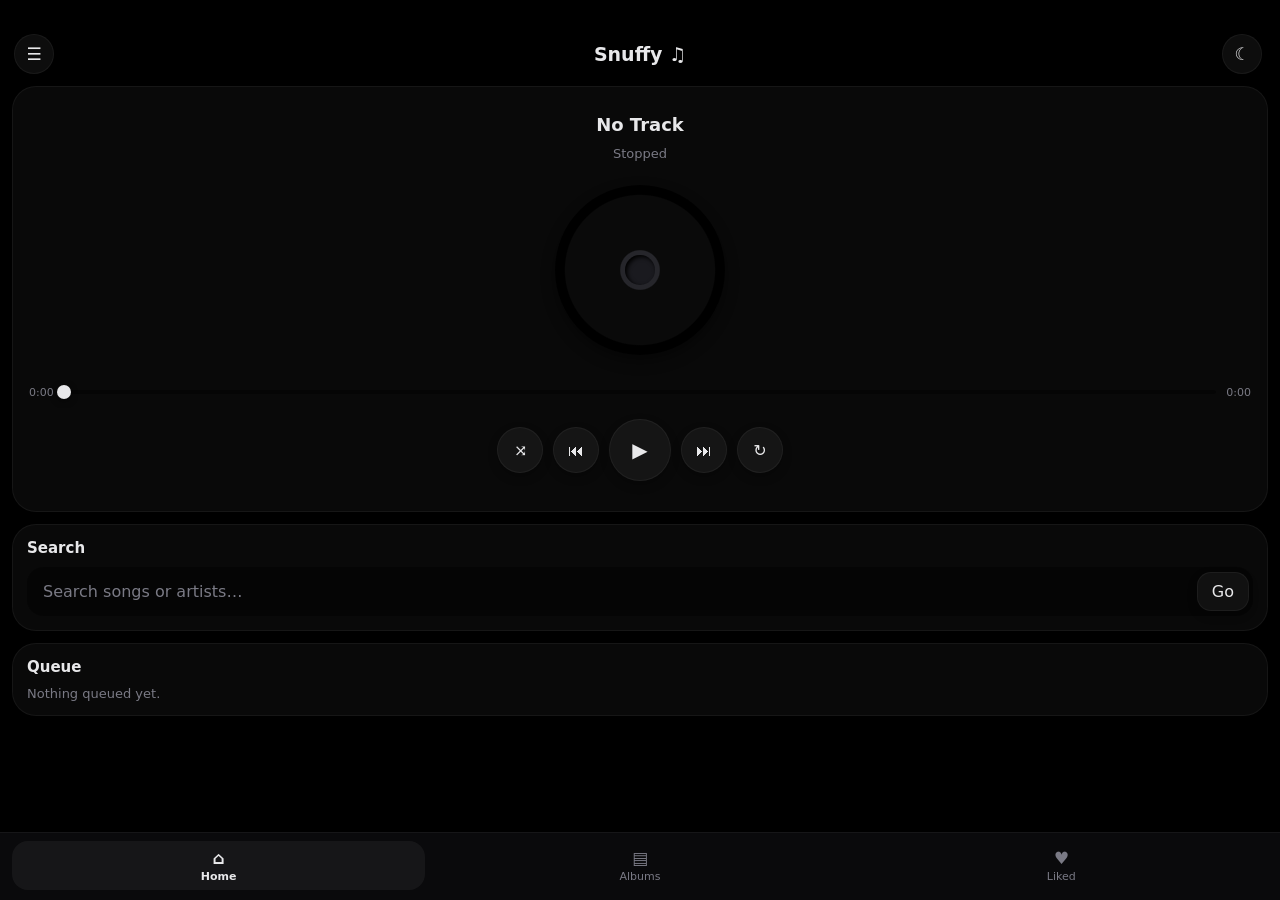
<file: web/index.html>
<!DOCTYPE html>
<html lang="en" data-theme="dark">
<head>
<meta charset="UTF-8">
<meta name="viewport" content="width=device-width,initial-scale=1,viewport-fit=cover">
<title>Snuffy</title>
<style>
:root{--bg:#000;--card:rgba(255,255,255,.035);--border:rgba(255,255,255,.05);--text:#e8e8ea;--muted:#7a7a85;--btn:rgba(255,255,255,.05);--nav:rgba(12,12,14,.9);--sheet:rgba(14,14,16,.97);--well:rgba(0,0,0,.4);--item:rgba(255,255,255,.03);--active:rgba(255,255,255,.14);--disc:#26262b}
[data-theme=light]{--bg:#f2f2f4;--card:rgba(255,255,255,.7);--border:rgba(0,0,0,.06);--text:#1a1a1f;--muted:#6b6b75;--btn:rgba(255,255,255,.9);--nav:rgba(255,255,255,.92);--sheet:rgba(250,250,252,.98);--well:rgba(0,0,0,.05);--item:rgba(0,0,0,.03);--active:rgba(0,0,0,.09);--disc:#3a3a42}
*{box-sizing:border-box;margin:0;padding:0;scrollbar-width:none!important;-ms-overflow-style:none!important}
*::-webkit-scrollbar{display:none!important;width:0!important;height:0!important}
html,body{height:100%;background:var(--bg);color:var(--text)}
body{font-family:system-ui,Roboto,Arial,sans-serif;overflow:hidden;-webkit-tap-highlight-color:transparent;-webkit-touch-callout:none}
a{color:var(--text)}
[hidden]{display:none!important}
.app{position:fixed;inset:0;background:var(--bg);display:flex;flex-direction:column}
.screen{flex:1;overflow-y:auto;padding:34px 12px calc(96px + env(safe-area-inset-bottom))}
.top{position:relative;display:grid;grid-template-columns:44px 1fr 44px;align-items:center;padding:0 2px 12px}
.brand{font-size:19px;font-weight:800;text-align:center}
.file-hit{position:absolute;top:0;right:56px;width:56px;height:40px;background:transparent;border:0;box-shadow:none;padding:0;border-radius:12px}
.file-hit:active{transform:none;box-shadow:none}
.muted{color:var(--muted);font-size:13px}
h2{font-size:15px;font-weight:700;margin-bottom:10px}
.head{display:flex;align-items:center;justify-content:space-between;gap:10px;margin:4px 2px 12px}
.page-title{font-size:20px;font-weight:800}
.card{background:var(--card);border:1px solid var(--border);border-radius:24px;padding:14px;width:100%;backdrop-filter:blur(16px);-webkit-backdrop-filter:blur(16px);box-shadow:0 6px 14px rgba(0,0,0,.25)}
.view{display:none;flex-direction:column;gap:12px}
.view.active{display:flex}
button{font:inherit;color:var(--text);background:var(--btn);border:1px solid var(--border);border-radius:16px;padding:10px 14px;cursor:pointer;box-shadow:0 4px 10px rgba(0,0,0,.25);transition:transform .05s;outline:none;-webkit-user-select:none;user-select:none;text-decoration:none}
button:active{box-shadow:inset 2px 3px 6px rgba(0,0,0,.4);transform:scale(.97)}
button.on{background:var(--active);font-weight:700}
button.round{width:46px;height:46px;border-radius:50%;padding:0;font-size:16px;display:inline-flex;align-items:center;justify-content:center}
button.big{width:62px;height:62px;border-radius:50%;padding:0;font-size:20px;display:inline-flex;align-items:center;justify-content:center}
button.circle{width:40px;height:40px;border-radius:50%;padding:0;font-size:17px;display:inline-flex;align-items:center;justify-content:center}
button.small{padding:8px 12px;border-radius:14px;font-size:12px}
button.danger{color:#ff8a8a}
button.primary{font-weight:700}
.row{display:flex;justify-content:center;align-items:center;gap:10px;flex-wrap:wrap}
.now{text-align:center;padding:26px 16px 30px}
.now .title{font-size:18px;font-weight:700;display:-webkit-box;-webkit-line-clamp:2;-webkit-box-orient:vertical;overflow:hidden;overflow-wrap:anywhere;line-height:1.3}
.now .artist{margin-top:4px;white-space:nowrap;overflow:hidden;text-overflow:ellipsis}
.status{margin-top:6px;font-size:13px;color:var(--muted)}
.disc{width:170px;height:170px;margin:24px auto;border-radius:50%;position:relative;background:radial-gradient(circle,var(--disc) 0 16%,#0a0a0a 17% 62%,#000 63%);box-shadow:0 6px 14px rgba(0,0,0,.4)}
.disc::after{content:"";position:absolute;top:50%;left:50%;width:30px;height:30px;margin:-15px 0 0 -15px;border-radius:50%;background:#1a1a1f;box-shadow:inset 2px 2px 4px #000}
.disc.spin{animation:spin 8s linear infinite}
@keyframes spin{to{transform:rotate(360deg)}}
.progress{display:flex;align-items:center;gap:10px;margin-top:10px;font-size:11px;color:var(--muted)}
.bar{flex:1;height:26px;position:relative;touch-action:none;cursor:pointer}
.bar::before{content:"";position:absolute;left:0;right:0;top:50%;height:4px;margin-top:-2px;border-radius:4px;background:var(--well)}
.bar i{position:absolute;left:0;top:50%;height:4px;margin-top:-2px;width:0;border-radius:4px;background:var(--text);opacity:.6}
.bar .knob{position:absolute;top:50%;width:14px;height:14px;margin:-7px 0 0 -7px;border-radius:50%;background:var(--text);box-shadow:0 2px 6px rgba(0,0,0,.5);touch-action:none}
.search,.form{display:flex;gap:8px;align-items:center;padding:4px;border-radius:16px;background:var(--well);width:100%}
.search input,.form input{flex:1;border:0;outline:0;background:transparent;color:var(--text);font:inherit;padding:11px 12px;min-width:0}
.search input::placeholder,.form input::placeholder{color:var(--muted)}
.search button,.form button{padding:9px 14px;flex-shrink:0;border-radius:14px}
.list{display:grid;gap:8px;width:100%}
.item{display:flex;align-items:center;gap:10px;padding:7px;border-radius:16px;background:var(--item);min-width:0}
.item.active{background:var(--active)}
.item img,.item .ph{width:42px;height:42px;border-radius:12px;object-fit:cover;flex-shrink:0;background:var(--btn)}
.item .meta{flex:1;min-width:0}
.item .t{font-weight:600;font-size:13px;line-height:1.3;display:-webkit-box;-webkit-line-clamp:2;-webkit-box-orient:vertical;overflow:hidden;overflow-wrap:anywhere}
.item .a{font-size:11px;color:var(--muted);white-space:nowrap;overflow:hidden;text-overflow:ellipsis;margin-top:2px}
.acts{display:flex;gap:5px;flex-shrink:0}
.acts button{width:31px;height:31px;padding:0;border-radius:50%;font-size:11px}
.album{display:flex;align-items:center;gap:10px;padding:9px;border-radius:18px;background:var(--item);cursor:pointer;min-width:0}
.album .cover{width:44px;height:44px;border-radius:14px;display:grid;place-items:center;background:var(--btn);flex-shrink:0;font-size:18px}
.album .meta{flex:1;min-width:0}
.album .t{font-weight:700;font-size:14px;overflow:hidden;text-overflow:ellipsis;white-space:nowrap}
.album .a{font-size:11px;color:var(--muted)}
.nav{position:fixed;bottom:0;left:0;right:0;z-index:5;display:grid;grid-template-columns:1fr 1fr 1fr;gap:8px;padding:8px 12px calc(10px + env(safe-area-inset-bottom));background:var(--nav);backdrop-filter:blur(16px);-webkit-backdrop-filter:blur(16px);border-top:1px solid var(--border)}
.tab{background:none;border:0;box-shadow:none;border-radius:16px;padding:7px 0;font-size:11px;color:var(--muted);display:flex;flex-direction:column;align-items:center;gap:2px}
.tab:active{transform:scale(.96)}
.tab .i{font-size:17px}
.tab.on{color:var(--text);font-weight:700;background:var(--btn)}
.overlay{position:absolute;inset:0;background:rgba(0,0,0,.6);z-index:10;display:flex;align-items:flex-end;justify-content:center}
.sheet{width:100%;max-height:70%;padding:16px;border-radius:26px 26px 0 0;display:flex;flex-direction:column;gap:10px;background:var(--sheet);border-top:1px solid var(--border)}
.sheet-list{display:grid;gap:8px;overflow:auto;max-height:40vh}
.sheet-actions{display:flex;gap:8px}
.sheet-actions button{flex:1}
.scrim{position:absolute;inset:0;background:rgba(0,0,0,.55);z-index:20}
.drawer{position:absolute;top:0;bottom:0;left:0;width:80%;max-width:300px;z-index:21;background:var(--sheet);border-right:1px solid var(--border);padding:40px 14px 20px;transform:translateX(-105%);transition:transform .25s ease;overflow-y:auto;display:flex;flex-direction:column;gap:10px}
.drawer.open{transform:none}
.profile-btn{display:flex;align-items:center;gap:12px;width:100%;padding:12px 14px;border-radius:20px;text-align:left}
.avatar{width:44px;height:44px;min-width:44px;border-radius:50%;display:grid;place-items:center;background:var(--btn);border:1px solid var(--border);font-weight:800;font-size:18px}
.pname{font-weight:700;font-size:16px;overflow:hidden;text-overflow:ellipsis;white-space:nowrap}
.mi{display:flex;width:100%;justify-content:space-between;align-items:center;text-align:left;border-radius:999px;padding:12px 16px}
.drawer .foot{margin-top:auto;font-size:12px;color:var(--muted);line-height:1.5;padding-top:10px}
.fullpage{position:absolute;inset:0;z-index:30;background:var(--bg);display:flex;flex-direction:column}
.fullpage .phead{display:grid;grid-template-columns:44px 1fr 44px;align-items:center;padding:34px 14px 12px}
.fullpage .phead .pt{text-align:center;font-weight:800;font-size:17px}
.fullpage .pbody{flex:1;overflow-y:auto;padding:4px 18px 36px;display:flex;flex-direction:column;gap:14px}
.fullpage h3{font-size:15px;font-weight:700;margin-top:6px}
.fullpage p{font-size:14px;line-height:1.65;color:var(--text);opacity:.92}
.fullpage .updated{font-size:12px;color:var(--muted)}
.fullpage .legal{margin-top:18px;font-size:12px;color:var(--muted);text-align:center;line-height:1.6}
.field{display:flex;flex-direction:column;gap:6px}
.field label{font-size:12px;color:var(--muted);font-weight:600}
.field .well{display:flex;align-items:center;gap:8px;border-radius:16px;background:var(--well);padding:4px 4px 4px 12px}
.field input{flex:1;min-width:0;border:0;outline:0;background:transparent;color:var(--text);font:inherit;padding:11px 0}
.field input::placeholder{color:var(--muted)}
.datepick{position:relative;width:40px;height:40px;border-radius:12px;background:var(--btn);display:inline-flex;align-items:center;justify-content:center;flex-shrink:0;overflow:hidden}
.datepick input{position:absolute;inset:0;opacity:0;width:100%;height:100%;cursor:pointer}
.datepick span{pointer-events:none;font-size:16px}
select.sel{font:inherit;color:var(--text);background:var(--btn);border:1px solid var(--border);border-radius:14px;padding:12px;width:100%}
.note{font-size:12px;color:var(--muted);min-height:16px}
</style>
</head>
<body>
<div class="app">
  <div class="screen" id="screen">
    <header class="top">
      <button class="circle" id="setBtn" title="Menu" aria-label="Menu">☰</button>
      <div class="brand">Snuffy ♫</div>
      <button class="circle" id="themeBtn" title="Theme" aria-label="Theme">☾</button>
      <button class="file-hit" data-act="pickfile" aria-label="Open files"></button>
    </header>
    <section class="view active" id="view-home">
      <div class="card now">
        <div class="title" id="title">No Track</div>
        <div class="artist muted" id="artist"></div>
        <div class="status" id="status">Stopped</div>
        <div class="disc" id="disc"></div>
        <div class="progress"><span id="cur">0:00</span><div class="bar" id="bar"><i id="barFill"></i><span class="knob" id="knob"></span></div><span id="dur">0:00</span></div>
        <div class="row" style="margin-top:14px">
          <button class="round" id="shuffleBtn" data-act="ctrl" data-c="shuffle">⤨</button>
          <button class="round" data-act="ctrl" data-c="prev">⏮</button>
          <button class="big" id="playBtn" data-act="ctrl" data-c="toggle">▶</button>
          <button class="round" data-act="ctrl" data-c="next">⏭</button>
          <button class="round" id="repeatBtn" data-act="ctrl" data-c="repeat">↻</button>
        </div>
      </div>
      <div class="card"><h2>Search</h2><div class="search"><input id="q" placeholder="Search songs or artists…" autocomplete="off"><button id="goBtn">Go</button></div></div>
      <div class="card" id="resultsPanel" hidden><h2>Results</h2><div class="list" id="results"></div></div>
      <div class="card"><h2>Queue</h2><div class="list" id="queue"><div class="muted">Nothing queued yet.</div></div></div>
    </section>
    <section class="view" id="view-albums">
      <div class="head"><button class="small" id="albumBack" data-act="backalbum" hidden>‹ Back</button><div class="page-title" id="albumsTitle">Albums</div><span></span></div>
      <div class="card" id="newAlbumBox"><h2>Create album</h2><div class="form"><input id="albumName" placeholder="Album name…" autocomplete="off" maxlength="40"><button class="primary small" data-act="createalbum">Create</button></div></div>
      <div class="row" id="albumTools" hidden><button class="small" data-act="playall" data-list="album">▶ Play all</button><button class="small" data-act="playall" data-list="album" data-shuffle="1">⤨ Shuffle</button><button class="small danger" data-act="delalbum">🗑 Delete album</button></div>
      <div class="card"><div class="list" id="albumsBox"></div></div>
    </section>
    <section class="view" id="view-liked">
      <div class="head"><div class="page-title">Liked songs</div><span class="muted" id="likedCount"></span></div>
      <div class="row"><button class="small" data-act="playall" data-list="liked">▶ Play all</button><button class="small" data-act="playall" data-list="liked" data-shuffle="1">⤨ Shuffle</button></div>
      <div class="card"><div class="list" id="likedBox"></div></div>
    </section>
  </div>
  <nav class="nav">
    <button class="tab on" data-tab="home"><span class="i">⌂</span>Home</button>
    <button class="tab" data-tab="albums"><span class="i">▤</span>Albums</button>
    <button class="tab" data-tab="liked"><span class="i">♥</span>Liked</button>
  </nav>
  <div class="overlay" id="sheet" hidden><div class="sheet"><h2>Add to album</h2><div class="sheet-list" id="sheetList"></div><div class="sheet-actions"><button data-act="closesheet">Cancel</button></div></div></div>
  <div class="scrim" id="scrim" hidden></div>
  <aside class="drawer" id="drawer">
    <button class="profile-btn card" data-page="profile"><div class="avatar" id="avatar">?</div><div class="pname" id="pName">Your profile</div></button>
    <button class="mi card" data-page="settings">Settings <span>›</span></button>
    <button class="mi card" data-page="privacy">Privacy Policy <span>›</span></button>
    <button class="mi card" data-page="terms">Terms &amp; Conditions <span>›</span></button>
    <div class="foot">Snuffy™ · made by Irfan S<br>© 2026 All rights reserved.</div>
  </aside>
  <section class="fullpage" id="page" hidden><div class="phead"><button class="circle" id="pageBack" aria-label="Back">‹</button><div class="pt" id="pageTitle"></div><span></span></div><div class="pbody" id="pageBody"></div></section>
</div>
<input type="file" id="fileInput" accept="audio/*,.txt,text/plain" multiple hidden>
<script>
const $ = id => document.getElementById(id);
const esc = s => String(s ?? "").replace(/[&<>"']/g, c => ({"&":"&amp;","<":"&lt;",">":"&gt;",'"':"&quot;","'":"&#39;"}[c]));
const fmt = s => { s=Math.max(0,Math.floor(s||0));return `${Math.floor(s/60)}:${String(s%60).padStart(2,"0")}`; };
const post = (url,body) => fetch(url,{method:"POST",headers:{"Content-Type":"application/json"},body:JSON.stringify(body)}).then(r=>r.json());
const LS = {get(k,d){try{return JSON.parse(localStorage.getItem(k))??d;}catch(e){return d;}},set(k,v){try{localStorage.setItem(k,JSON.stringify(v));}catch(e){}}};

/* Browser audio bridge. Online YouTube search metadata is not an audio stream. */
(function(){
  const realFetch=window.fetch.bind(window),audio=new Audio();
  audio.preload="metadata";
  let queue=[],index=-1,shuffle=false,repeat=false,volume=.7,state="stopped",error="";
  const json=o=>new Response(JSON.stringify(o),{headers:{"Content-Type":"application/json"}});
  const current=()=>queue[index]||null;
  function status(){
    const t=current();
    return {state,error,paused:audio.paused,shuffle,repeat,volume:Math.round(volume*100),index,
      position:Number.isFinite(audio.currentTime)?audio.currentTime:0,
      duration:Number.isFinite(audio.duration)?audio.duration:0,
      track:t?{title:t.title||"Unknown",artist:t.artist||"",thumb:t.thumb||""}:null,
      queue:queue.map(x=>({title:x.title||"Unknown",artist:x.artist||""}))};
  }
  function playCurrent(){
    const t=current();if(!t)return;
    if(!t.uri){state="error";error="YouTube provides song details and artwork, not an authorised full-song audio stream. Import an audio file to play it.";return;}
    error="";audio.src=t.uri;audio.volume=volume;state="loading";
    audio.play().then(()=>{state="playing";}).catch(()=>{state="error";error="Unable to play this audio file.";});
  }
  function advance(){
    if(!queue.length)return;
    if(repeat){audio.currentTime=0;audio.play().catch(()=>{});return;}
    if(shuffle&&queue.length>1){let n=index;while(n===index)n=Math.floor(Math.random()*queue.length);index=n;}
    else if(index<queue.length-1)index++;
    else{audio.pause();state="stopped";return;}
    playCurrent();
  }
  audio.addEventListener("playing",()=>{state="playing";error="";});
  audio.addEventListener("waiting",()=>{state="loading";});
  audio.addEventListener("pause",()=>{if(state!=="error"&&state!=="stopped")state="paused";});
  audio.addEventListener("ended",advance);
  audio.addEventListener("error",()=>{state="error";error="This audio file could not be played.";});
  window.fetch=function(url,opts){
    const u=String(url);if(!u.startsWith("/api/"))return realFetch(url,opts);
    const parts=u.split("?"),path=parts[0],params=new URLSearchParams(parts[1]||"");
    let body={};try{body=opts&&typeof opts.body==="string"?JSON.parse(opts.body):{};}catch(e){}
    if(path==="/api/status")return Promise.resolve(json(status()));
    if(path==="/api/search")return realFetch("/api/search?q="+encodeURIComponent(params.get("q")||""));
    if(path==="/api/queue"){
      queue=Array.isArray(body.items)?body.items:[];index=queue.length?Math.max(0,Math.min(Number(body.index)||0,queue.length-1)):-1;
      if(current())playCurrent();return Promise.resolve(json({ok:true}));
    }
    if(path==="/api/control"){
      const a=body.action||"",v=String(body.value??"");
      switch(a){
        case "toggle":if(!current())break;if(!current().uri)playCurrent();else if(audio.paused)audio.play().then(()=>{state="playing";}).catch(()=>{});else audio.pause();break;
        case "next":advance();break;
        case "prev":if(audio.currentTime>3)audio.currentTime=0;else if(index>0){index--;playCurrent();}break;
        case "seek":audio.currentTime=Math.max(0,Number(v)||0);break;
        case "volume":volume=Math.max(0,Math.min(1,(Number(v)||0)/100));audio.volume=volume;break;
        case "shuffle":shuffle=!shuffle;break;
        case "repeat":repeat=!repeat;break;
        case "stop":audio.pause();state="stopped";break;
      }
      return Promise.resolve(json({ok:true}));
    }
    return Promise.resolve(json({error:"Unknown API route"}));
  };
})();

/* Theme */
function applyTheme(){const m=LS.get("snuffy.theme","dark");document.documentElement.dataset.theme=m==="light"?"light":"dark";$("themeBtn").textContent=m==="light"?"☀":"☾";}
function toggleTheme(){LS.set("snuffy.theme",LS.get("snuffy.theme","dark")==="light"?"dark":"light");applyTheme();}

/* App state */
let st={},queueSig="",sheetItem=null,lastResults=[],openAlbumId=null,seeking=false,dragPct=0,dragging=false;
let albums=LS.get("snuffy.albums",[]),liked=LS.get("snuffy.liked",[]),currentQueue=LS.get("snuffy.queue",[]);
let profile=LS.get("snuffy.profile",{name:"",dob:"",email:""});
const clean=i=>({id:i.id||null,uri:i.uri||"",title:i.title||"Unknown",artist:i.artist||"",thumb:i.thumb||""});
const keyOf=i=>i.id?`v:${i.id}`:i.uri?`u:${i.uri}`:`t:${i.title}|${i.artist||""}`;
const isLiked=i=>liked.some(x=>keyOf(x)===keyOf(i));
const saveAll=()=>{LS.set("snuffy.albums",albums);LS.set("snuffy.liked",liked);LS.set("snuffy.queue",currentQueue);};
const openAlbum=()=>albums.find(a=>a.id===openAlbumId);
const queueItems=()=>currentQueue.length?currentQueue:(st.queue||[]);
function currentItem(){const t=st.track;if(!t)return null;const c=currentQueue[st.index];if(c&&c.title===t.title)return c;return clean({title:t.title,artist:t.artist,thumb:t.thumb});}
function getList(n){if(n==="search")return lastResults;if(n==="liked")return liked;if(n==="queue")return queueItems();if(n==="album")return openAlbum()?openAlbum().tracks:[];return [];}
function thumbHTML(i){return i.thumb?`<img src="${esc(i.thumb)}" alt="" loading="lazy">`:`<div class="ph"></div>`;}
function row(item,list,idx,o={}){
  const on=isLiked(item),add=o.add!==false,rm=o.rm?`<button data-act="rmtrack" data-i="${idx}" title="Remove">×</button>`:"";
  return `<div class="item ${o.active?"active":""}">${thumbHTML(item)}<div class="meta"><div class="t">${esc(item.title)}</div><div class="a">${esc(item.artist)}</div></div><div class="acts"><button data-act="play" data-list="${list}" data-i="${idx}">▶</button><button class="${on?"on":""}" data-act="like" data-list="${list}" data-i="${idx}">${on?"♥":"♡"}</button>${add?`<button data-act="addalbum" data-list="${list}" data-i="${idx}">+</button>`:""}${rm}</div></div>`;
}

/* Playback and local files */
async function playList(items,index=0){if(!items.length)return;currentQueue=items.map(clean);saveAll();await post("/api/queue",{items:currentQueue,index});refresh();}
async function control(action,value){await post("/api/control",{action,value});refresh();}
window.__localTracks=arr=>playList(arr.map(x=>({id:null,uri:x.uri,title:x.title,artist:"On this phone"})),0);
window.__fileLines=lines=>playList(lines.map(t=>({id:null,title:t,artist:"File"})),0);
function openFilePicker(){if(window.AndroidBridge)AndroidBridge.pickFile();else $("fileInput").click();}
$("fileInput").addEventListener("change",e=>{
  const files=[...e.target.files],audioFiles=files.filter(f=>!(/\.txt$/i.test(f.name)));
  if(audioFiles.length)window.__localTracks(audioFiles.map(f=>({uri:URL.createObjectURL(f),title:f.name})));
  e.target.value="";
});

/* Seek bar */
function pctFromClientX(x){const r=$("bar").getBoundingClientRect();return Math.min(1,Math.max(0,(x-r.left)/r.width));}
function paintProgress(pct,seconds){const s=(pct*100)+"%";$("barFill").style.width=s;$("knob").style.left=s;$("cur").textContent=fmt(seconds);}
$("bar").addEventListener("pointerdown",e=>{if(!(st.duration>0))return;dragging=true;seeking=true;$("bar").setPointerCapture(e.pointerId);dragPct=pctFromClientX(e.clientX);paintProgress(dragPct,dragPct*st.duration);});
$("bar").addEventListener("pointermove",e=>{if(!dragging)return;dragPct=pctFromClientX(e.clientX);paintProgress(dragPct,dragPct*st.duration);});
function endDrag(){if(!dragging)return;dragging=false;seeking=false;control("seek",dragPct*st.duration);}
$("bar").addEventListener("pointerup",endDrag);$("bar").addEventListener("pointercancel",endDrag);

/* Likes and albums */
function toggleLike(item){if(!item)return;const k=keyOf(item);liked=isLiked(item)?liked.filter(x=>keyOf(x)!==k):[...liked,clean(item)];saveAll();renderAll();}
function createAlbumFromPage(){const name=$("albumName").value.trim();if(!name)return;albums.push({id:Date.now().toString(36)+Math.random().toString(36).slice(2,6),name,tracks:[]});saveAll();$("albumName").value="";renderAlbums();}
function openSheet(item){sheetItem=clean(item);renderSheet();$("sheet").hidden=false;}
function closeSheet(){$("sheet").hidden=true;sheetItem=null;}
function renderSheet(){$("sheetList").innerHTML=albums.length?albums.map(a=>`<div class="album" data-act="pick" data-id="${esc(a.id)}"><div class="cover">♫</div><div class="meta"><div class="t">${esc(a.name)}</div><div class="a">${a.tracks.length} songs</div></div></div>`).join(""):'<div class="muted">No albums yet. Create one in the Albums tab.</div>';}
function pickAlbum(id){const a=albums.find(x=>x.id===id);if(!a||!sheetItem)return;if(!a.tracks.some(t=>keyOf(t)===keyOf(sheetItem)))a.tracks.push(sheetItem);saveAll();closeSheet();renderAlbums();}
function removeTrack(i){const a=openAlbum();if(!a)return;a.tracks.splice(i,1);saveAll();renderAlbums();}
function deleteAlbum(){const a=openAlbum();if(!a)return;albums=albums.filter(x=>x.id!==a.id);openAlbumId=null;saveAll();renderAlbums();}
function renderAlbums(){
  const a=openAlbum();if(openAlbumId&&!a)openAlbumId=null;
  if(a){
    $("albumsTitle").textContent=a.name;$("albumBack").hidden=false;$("newAlbumBox").hidden=true;$("albumTools").hidden=false;
    $("albumsBox").innerHTML=a.tracks.length?a.tracks.map((t,i)=>row(t,"album",i,{add:false,rm:true})).join(""):'<div class="muted">This album is empty. Tap + on any song to add it.</div>';
  }else{
    $("albumsTitle").textContent="Albums";$("albumBack").hidden=true;$("newAlbumBox").hidden=false;$("albumTools").hidden=true;
    $("albumsBox").innerHTML=albums.length?albums.map(al=>`<div class="album" data-act="openalbum" data-id="${esc(al.id)}"><div class="cover">♫</div><div class="meta"><div class="t">${esc(al.name)}</div><div class="a">${al.tracks.length} songs</div></div></div>`).join(""):'<div class="muted">No albums yet. Create one above.</div>';
  }
 }
  /* Profile */
function digitsOnly(s){return String(s||"").replace(/\D/g,"").slice(0,8);}
function maskDob(d){let o=d.slice(0,2);if(d.length>=2)o+="/"+d.slice(2,4);if(d.length>=4)o+="/"+d.slice(4,8);return o;}
function displayToIso(s){const m=String(s||"").match(/^(\d{2})\/(\d{2})\/(\d{4})$/);if(!m)return "";const [_,d,mo,y]=m;const dt=new Date(`${y}-${mo}-${d}T00:00:00`);if(isNaN(dt)||dt.getDate()!==Number(d)||dt.getMonth()+1!==Number(mo))return "";return `${y}-${mo}-${d}`;}
function isoToDisplay(iso){if(!iso)return "";const [y,m,d]=iso.split("-");return y&&m&&d?`${d}/${m}/${y}`:"";}
function syncCalendar(){const iso=displayToIso($("pfDobText").value);if(iso)$("pfDobPick").value=iso;}
function renderProfileHeader(){const name=(profile.name||"").trim();$("pName").textContent=name||"Your profile";$("avatar").textContent=name?name.charAt(0).toUpperCase():"?";}
function profileForm(){return `<div class="field"><label for="pfName">Name</label><div class="well"><input id="pfName" value="${esc(profile.name)}" placeholder="Your name" autocomplete="off"></div></div><div class="field"><label for="pfDobText">Date of birth</label><div class="well"><input id="pfDobText" value="${esc(isoToDisplay(profile.dob))}" placeholder="DD/MM/YYYY" inputmode="numeric" autocomplete="off" maxlength="10"><label class="datepick" title="Pick from calendar"><span>📅</span><input type="date" id="pfDobPick" value="${esc(profile.dob)}"></label></div></div><div class="field"><label for="pfEmail">Email</label><div class="well"><input id="pfEmail" type="email" value="${esc(profile.email)}" placeholder="you@example.com" autocomplete="off"></div></div><div class="row"><button class="primary" data-act="saveprofile">Save</button></div><div class="note" id="pfNote"></div>`;}
function saveProfile(){
  const name=$("pfName").value.trim(),dobText=$("pfDobText").value.trim(),dob=$("pfDobPick").value||displayToIso(dobText),email=$("pfEmail").value.trim();
  if(dobText&&!dob){$("pfNote").textContent="Date should be DD/MM/YYYY, or pick it from the calendar.";return;}
  profile={name,dob,email};LS.set("snuffy.profile",profile);renderProfileHeader();$("pfNote").textContent="Saved.";
}

/* Drawer and pages */
const PAGE_TITLES={profile:"Profile",settings:"Settings",privacy:"Privacy Policy",terms:"Terms & Conditions"};
const LEGAL_FOOT='<div class="legal">© 2026 Snuffy™. All rights reserved.</div>';
const PAGES={
  profile:()=>profileForm(),
  settings:()=>`<h3>Sound quality</h3><p class="muted">Choose how audio should sound. Your choice is saved on this phone.</p><select class="sel" onchange="LS.set('snuffy.quality',this.value)"><option value="auto" ${LS.get("snuffy.quality","auto")==="auto"?"selected":""}>Auto</option><option value="high" ${LS.get("snuffy.quality","auto")==="high"?"selected":""}>High</option><option value="data" ${LS.get("snuffy.quality","auto")==="data"?"selected":""}>Data saver</option></select>${LEGAL_FOOT}`,
  privacy:()=>`<p class="updated">Last updated: October 2026</p><p>Snuffy respects your privacy. This policy explains how the app handles information.</p><h3>Contact</h3><p>For questions about this policy, use the project page linked in Terms &amp; Conditions.</p>${LEGAL_FOOT}`,
  terms:()=>`<p class="updated">Last updated: October 2026</p><p>By using Snuffy you agree to these terms. If you do not agree, please do not use the app.</p><h3>Personal use</h3><p>Snuffy is provided for personal, non-commercial use.</p><h3>Your content</h3><p>You are responsible for the files you open and the searches you make.</p><h3>No warranty</h3><p>Snuffy is provided as it is, without warranty of any kind. Availability of online songs depends on third-party services.</p><h3>Changes</h3><p>These terms may change. Continued use of the app means you accept the updated terms.</p><h3>Project</h3><p>Visit the project page: <a href="https://github.com/irfannzz18">github.com/irfannzz18</a></p>${LEGAL_FOOT}`
};
function openDrawer(){$("drawer").classList.add("open");$("scrim").hidden=false;}
function closeDrawer(){$("drawer").classList.remove("open");$("scrim").hidden=true;}
function openPage(name){$("pageTitle").textContent=PAGE_TITLES[name];$("pageBody").innerHTML=PAGES[name]();$("pageBody").scrollTop=0;$("page").hidden=false;closeDrawer();}
function closePage(){$("page").hidden=true;}

/* Render */
function render(){
  const t=st.track||{};$("title").textContent=t.title||"No Track";$("artist").textContent=t.artist||"";
  const playing=st.state==="playing"&&!st.paused;let label="Stopped";
  if(st.state==="loading")label="Loading…";else if(st.state==="error")label=st.error||"Error";else if(st.state==="playing")label=st.paused?"Paused":"Playing";
  $("status").textContent=label;$("disc").classList.toggle("spin",playing);$("playBtn").textContent=(playing||st.state==="loading")?"❚❚":"▶";
  $("shuffleBtn").classList.toggle("on",!!st.shuffle);$("repeatBtn").classList.toggle("on",!!st.repeat);
  if(!seeking){const pos=st.position||0,dur=st.duration||0;paintProgress(dur?Math.min(1,pos/dur):0,pos);$("dur").textContent=fmt(dur);}
  const sig=`${queueItems().length}:${st.index}:${st.state}:${liked.length}:${t.title||""}`;
  if(sig!==queueSig){queueSig=sig;renderQueue();}
}
function renderQueue(){const q=queueItems();$("queue").innerHTML=q.length?q.map((item,i)=>row(item,"queue",i,{active:i===st.index})).join(""):'<div class="muted">Nothing queued yet.</div>';}
function renderSearch(){$("resultsPanel").hidden=!lastResults.length&&!$("results").dataset.busy;$("results").innerHTML=lastResults.map((r,i)=>row(r,"search",i)).join("");}
function renderLiked(){$("likedCount").textContent=liked.length?`${liked.length} songs`:"";$("likedBox").innerHTML=liked.length?liked.map((t,i)=>row(t,"liked",i,{add:false})).join(""):'<div class="muted">No liked songs yet. Tap ♡ on any song.</div>';}
function renderAll(){queueSig="";renderQueue();renderSearch();renderLiked();renderAlbums();renderProfileHeader();if(!$("sheet").hidden)renderSheet();}
function setView(name){document.querySelectorAll(".view").forEach(v=>v.classList.toggle("active",v.id==="view-"+name));document.querySelectorAll(".tab").forEach(t=>t.classList.toggle("on",t.dataset.tab===name));if(name==="liked")renderLiked();if(name==="albums")renderAlbums();$("screen").scrollTo({top:0});}
async function refresh(){try{st=await fetch("/api/status").then(r=>r.json());render();}catch(e){}}

/* Search */
async function search(){
  const q=$("q").value.trim();if(!q)return;
  $("resultsPanel").hidden=false;$("results").dataset.busy="1";$("results").innerHTML='<div class="muted">Searching…</div>';
  try{const r=await fetch("/api/search?q="+encodeURIComponent(q)).then(r=>r.json());lastResults=r.results||[];if(r.error)$("results").innerHTML='<div class="muted">'+esc(r.error)+'</div>';}
  catch(e){lastResults=[];}
  delete $("results").dataset.busy;renderSearch();if(!lastResults.length&&!$("results").innerHTML)$("results").innerHTML='<div class="muted">No results.</div>';
}

/* Events */
document.addEventListener("click",e=>{
  const page=e.target.closest("[data-page]");if(page)return openPage(page.dataset.page);
  const tab=e.target.closest("[data-tab]");if(tab)return setView(tab.dataset.tab);
  const b=e.target.closest("[data-act]");if(!b)return;
  const act=b.dataset.act,list=b.dataset.list,i=Number(b.dataset.i),items=list?getList(list):null;
  switch(act){
    case "ctrl":control(b.dataset.c);break;
    case "pickfile":openFilePicker();break;
    case "play":playList(items,i);break;
    case "like":toggleLike(items[i]);break;
    case "addalbum":openSheet(items[i]);break;
    case "pick":pickAlbum(b.dataset.id);break;
    case "closesheet":closeSheet();break;
    case "createalbum":createAlbumFromPage();break;
    case "openalbum":openAlbumId=b.dataset.id;renderAlbums();break;
    case "backalbum":openAlbumId=null;renderAlbums();break;
    case "delalbum":deleteAlbum();break;
    case "rmtrack":removeTrack(i);break;
    case "saveprofile":saveProfile();break;
    case "playall":{let l=[...getList(list)];if(b.dataset.shuffle)l.sort(()=>Math.random()-.5);playList(l,0);break;}
  }
});
document.addEventListener("input",e=>{if(e.target.id!=="pfDobText")return;e.target.value=maskDob(digitsOnly(e.target.value));syncCalendar();});
document.addEventListener("keydown",e=>{if(e.target.id!=="pfDobText"||e.key!=="Backspace")return;e.preventDefault();e.target.value=maskDob(digitsOnly(e.target.value).slice(0,-1));syncCalendar();});
document.addEventListener("change",e=>{if(e.target.id==="pfDobPick"&&e.target.value){const [y,m,d]=e.target.value.split("-");$("pfDobText").value=`${d}/${m}/${y}`;}});
$("themeBtn").onclick=toggleTheme;$("setBtn").onclick=openDrawer;$("scrim").onclick=closeDrawer;$("pageBack").onclick=closePage;
$("albumName").addEventListener("keydown",e=>{if(e.key==="Enter")createAlbumFromPage();});
$("sheet").addEventListener("click",e=>{if(e.target.id==="sheet")closeSheet();});
$("goBtn").onclick=search;$("q").addEventListener("keydown",e=>{if(e.key==="Enter")search();});
applyTheme();renderAll();refresh();setInterval(refresh,1000);
</script>
</body>
</html>
</file>
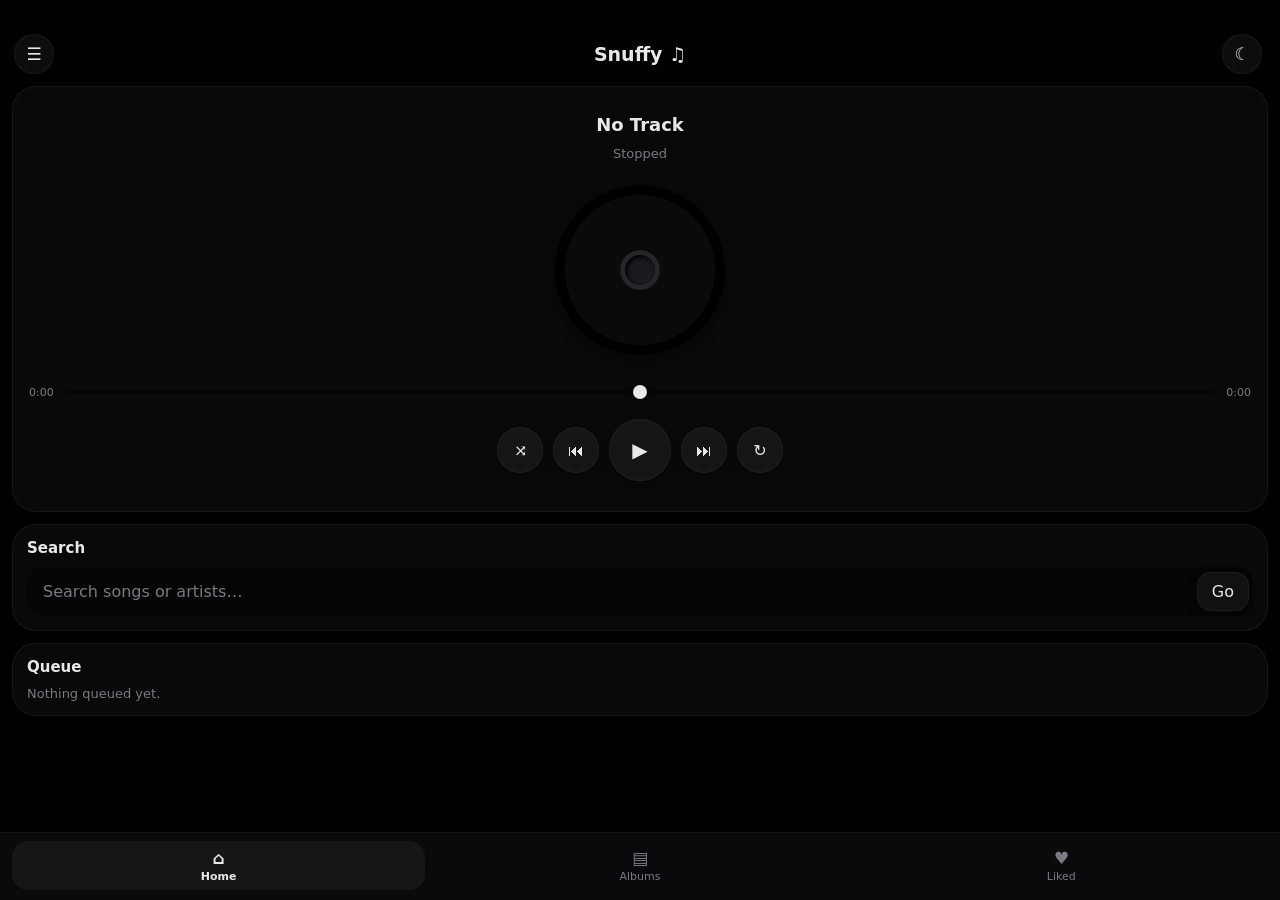
<file: app/src/main/assets/index.html>
<!DOCTYPE html>
<html lang="en" data-theme="dark">
<head>
<meta charset="UTF-8">
<meta name="viewport" content="width=device-width,initial-scale=1,viewport-fit=cover">
<title>Snuffy</title>
<style>
:root{--bg:#000;--card:rgba(255,255,255,.035);--border:rgba(255,255,255,.05);--text:#e8e8ea;--muted:#7a7a85;--btn:rgba(255,255,255,.05);--nav:rgba(12,12,14,.9);--sheet:rgba(14,14,16,.97);--well:rgba(0,0,0,.4);--item:rgba(255,255,255,.03);--active:rgba(255,255,255,.14);--disc:#26262b}
[data-theme=light]{--bg:#f2f2f4;--card:rgba(255,255,255,.7);--border:rgba(0,0,0,.06);--text:#1a1a1f;--muted:#6b6b75;--btn:rgba(255,255,255,.9);--nav:rgba(255,255,255,.92);--sheet:rgba(250,250,252,.98);--well:rgba(0,0,0,.05);--item:rgba(0,0,0,.03);--active:rgba(0,0,0,.09);--disc:#3a3a42}
*{box-sizing:border-box;margin:0;padding:0;scrollbar-width:none!important;-ms-overflow-style:none!important}
*::-webkit-scrollbar{display:none!important;width:0!important;height:0!important}
html,body{height:100%;background:var(--bg);color:var(--text)}
body{font-family:system-ui,Roboto,Arial,sans-serif;overflow:hidden;-webkit-tap-highlight-color:transparent;-webkit-touch-callout:none}
a{color:var(--text)}
[hidden]{display:none!important}

.app{position:fixed;inset:0;background:var(--bg);display:flex;flex-direction:column}
.screen{flex:1;overflow-y:auto;padding:34px 12px calc(96px + env(safe-area-inset-bottom))}

.top{position:relative;display:grid;grid-template-columns:44px 1fr 44px;align-items:center;padding:0 2px 12px}
.brand{font-size:19px;font-weight:800;text-align:center}
.file-hit{position:absolute;top:0;right:56px;width:56px;height:40px;background:transparent;border:0;box-shadow:none;padding:0;border-radius:12px}
.file-hit:active{transform:none;box-shadow:none}
.muted{color:var(--muted);font-size:13px}
h2{font-size:15px;font-weight:700;margin-bottom:10px}
.head{display:flex;align-items:center;justify-content:space-between;gap:10px;margin:4px 2px 12px}
.page-title{font-size:20px;font-weight:800}

.card{background:var(--card);border:1px solid var(--border);border-radius:24px;padding:14px;width:100%;
  backdrop-filter:blur(16px);-webkit-backdrop-filter:blur(16px);box-shadow:0 6px 14px rgba(0,0,0,.25)}
.view{display:none;flex-direction:column;gap:12px}
.view.active{display:flex}

button{font:inherit;color:var(--text);background:var(--btn);border:1px solid var(--border);
  border-radius:16px;padding:10px 14px;cursor:pointer;box-shadow:0 4px 10px rgba(0,0,0,.25);
  transition:transform .05s;outline:none;-webkit-user-select:none;user-select:none;text-decoration:none}
button:active{box-shadow:inset 2px 3px 6px rgba(0,0,0,.4);transform:scale(.97)}
button.on{background:var(--active);font-weight:700}
button.round{width:46px;height:46px;border-radius:50%;padding:0;font-size:16px;display:inline-flex;align-items:center;justify-content:center}
button.big{width:62px;height:62px;border-radius:50%;padding:0;font-size:20px;display:inline-flex;align-items:center;justify-content:center}
button.circle{width:40px;height:40px;border-radius:50%;padding:0;font-size:17px;display:inline-flex;align-items:center;justify-content:center}
button.small{padding:8px 12px;border-radius:14px;font-size:12px}
button.danger{color:#ff8a8a}
button.primary{font-weight:700}
.row{display:flex;justify-content:center;align-items:center;gap:10px;flex-wrap:wrap}

/* player */
.now{text-align:center;padding:26px 16px 30px}
.now .title{font-size:18px;font-weight:700;display:-webkit-box;-webkit-line-clamp:2;-webkit-box-orient:vertical;overflow:hidden;overflow-wrap:anywhere;line-height:1.3}
.now .artist{margin-top:4px;white-space:nowrap;overflow:hidden;text-overflow:ellipsis}
.status{margin-top:6px;font-size:13px;color:var(--muted)}

.disc{width:170px;height:170px;margin:24px auto;border-radius:50%;position:relative;
  background:radial-gradient(circle,var(--disc) 0 16%,#0a0a0a 17% 62%,#000 63%);box-shadow:0 6px 14px rgba(0,0,0,.4)}
.disc::after{content:"";position:absolute;top:50%;left:50%;width:30px;height:30px;margin:-15px 0 0 -15px;border-radius:50%;background:#1a1a1f;box-shadow:inset 2px 2px 4px #000}
.disc.spin{animation:spin 8s linear infinite}
@keyframes spin{to{transform:rotate(360deg)}}

.progress{display:flex;align-items:center;gap:10px;margin-top:10px;font-size:11px;color:var(--muted)}
.bar{flex:1;height:26px;position:relative;touch-action:none;cursor:pointer}
.bar::before{content:"";position:absolute;left:0;right:0;top:50%;height:4px;margin-top:-2px;border-radius:4px;background:var(--well)}
.bar i{position:absolute;left:0;top:50%;height:4px;margin-top:-2px;width:0;border-radius:4px;background:var(--text);opacity:.6}
.bar .knob{position:absolute;top:50%;width:14px;height:14px;margin:-7px 0 0 -7px;border-radius:50%;background:var(--text);box-shadow:0 2px 6px rgba(0,0,0,.5);touch-action:none}

.search,.form{display:flex;gap:8px;align-items:center;padding:4px;border-radius:16px;background:var(--well);width:100%}
.search input,.form input{flex:1;border:0;outline:0;background:transparent;color:var(--text);font:inherit;padding:11px 12px;min-width:0}
.search input::placeholder,.form input::placeholder{color:var(--muted)}
.search button,.form button{padding:9px 14px;flex-shrink:0;border-radius:14px}

.list{display:grid;gap:8px;width:100%}
.item{display:flex;align-items:center;gap:10px;padding:7px;border-radius:16px;background:var(--item);min-width:0}
.item.active{background:var(--active)}
.item img,.item .ph{width:42px;height:42px;border-radius:12px;object-fit:cover;flex-shrink:0;background:var(--btn)}
.item .meta{flex:1;min-width:0}
.item .t{font-weight:600;font-size:13px;line-height:1.3;display:-webkit-box;-webkit-line-clamp:2;-webkit-box-orient:vertical;overflow:hidden;overflow-wrap:anywhere}
.item .a{font-size:11px;color:var(--muted);white-space:nowrap;overflow:hidden;text-overflow:ellipsis;margin-top:2px}
.acts{display:flex;gap:5px;flex-shrink:0}
.acts button{width:31px;height:31px;padding:0;border-radius:50%;font-size:11px}

.album{display:flex;align-items:center;gap:10px;padding:9px;border-radius:18px;background:var(--item);cursor:pointer;min-width:0}
.album .cover{width:44px;height:44px;border-radius:14px;display:grid;place-items:center;background:var(--btn);flex-shrink:0;font-size:18px}
.album .meta{flex:1;min-width:0}
.album .t{font-weight:700;font-size:14px;overflow:hidden;text-overflow:ellipsis;white-space:nowrap}
.album .a{font-size:11px;color:var(--muted)}

.nav{position:absolute;bottom:0;left:0;right:0;z-index:5;display:grid;grid-template-columns:1fr 1fr 1fr;gap:8px;
  padding:8px 12px calc(10px + env(safe-area-inset-bottom));background:var(--nav);
  backdrop-filter:blur(16px);-webkit-backdrop-filter:blur(16px);border-top:1px solid var(--border)}
.tab{background:none;border:0;box-shadow:none;border-radius:16px;padding:7px 0;font-size:11px;color:var(--muted);display:flex;flex-direction:column;align-items:center;gap:2px}
.tab:active{transform:scale(.96)}
.tab .i{font-size:17px}
.tab.on{color:var(--text);font-weight:700;background:var(--btn)}

.overlay{position:absolute;inset:0;background:rgba(0,0,0,.6);z-index:10;display:flex;align-items:flex-end;justify-content:center}
.sheet{width:100%;max-height:70%;padding:16px;border-radius:26px 26px 0 0;display:flex;flex-direction:column;gap:10px;background:var(--sheet);border-top:1px solid var(--border)}
.sheet-list{display:grid;gap:8px;overflow:auto;max-height:40vh}
.sheet-actions{display:flex;gap:8px}
.sheet-actions button{flex:1}

/* side menu */
.scrim{position:absolute;inset:0;background:rgba(0,0,0,.55);z-index:20}
.drawer{position:absolute;top:0;bottom:0;left:0;width:80%;max-width:300px;z-index:21;background:var(--sheet);
  border-right:1px solid var(--border);padding:40px 14px 20px;transform:translateX(-105%);transition:transform .25s ease;
  overflow-y:auto;display:flex;flex-direction:column;gap:10px}
.drawer.open{transform:none}
.profile-btn{display:flex;align-items:center;gap:12px;width:100%;padding:12px 14px;border-radius:20px;text-align:left}
.avatar{width:44px;height:44px;min-width:44px;border-radius:50%;display:grid;place-items:center;background:var(--btn);border:1px solid var(--border);font-weight:800;font-size:18px}
.pname{font-weight:700;font-size:16px;overflow:hidden;text-overflow:ellipsis;white-space:nowrap}
.mi{display:flex;width:100%;justify-content:space-between;align-items:center;text-align:left;border-radius:999px;padding:12px 16px}
.drawer .foot{margin-top:auto;font-size:12px;color:var(--muted);line-height:1.5;padding-top:10px}

/* full pages */
.fullpage{position:absolute;inset:0;z-index:30;background:var(--bg);display:flex;flex-direction:column}
.fullpage .phead{display:grid;grid-template-columns:44px 1fr 44px;align-items:center;padding:34px 14px 12px}
.fullpage .phead .pt{text-align:center;font-weight:800;font-size:17px}
.fullpage .pbody{flex:1;overflow-y:auto;padding:4px 18px 36px;display:flex;flex-direction:column;gap:14px}
.fullpage h3{font-size:15px;font-weight:700;margin-top:6px}
.fullpage p{font-size:14px;line-height:1.65;color:var(--text);opacity:.92}
.fullpage .updated{font-size:12px;color:var(--muted)}
.fullpage .legal{margin-top:18px;font-size:12px;color:var(--muted);text-align:center;line-height:1.6}
.field{display:flex;flex-direction:column;gap:6px}
.field label{font-size:12px;color:var(--muted);font-weight:600}
.field .well{display:flex;align-items:center;gap:8px;border-radius:16px;background:var(--well);padding:4px 4px 4px 12px}
.field input{flex:1;min-width:0;border:0;outline:0;background:transparent;color:var(--text);font:inherit;padding:11px 0}
.field input::placeholder{color:var(--muted)}
.datepick{position:relative;width:40px;height:40px;border-radius:12px;background:var(--btn);display:inline-flex;align-items:center;justify-content:center;flex-shrink:0;overflow:hidden}
.datepick input{position:absolute;inset:0;opacity:0;width:100%;height:100%;cursor:pointer}
.datepick span{pointer-events:none;font-size:16px}
select.sel{font:inherit;color:var(--text);background:var(--btn);border:1px solid var(--border);border-radius:14px;padding:12px;width:100%}
.note{font-size:12px;color:var(--muted);min-height:16px}
</style>
</head>
<body>
<div class="app">
  <div class="screen" id="screen">
    <header class="top">
      <button class="circle" id="setBtn" title="Menu" aria-label="Menu">☰</button>
      <div class="brand">Snuffy ♫</div>
      <button class="circle" id="themeBtn" title="Theme" aria-label="Theme">☾</button>
      <button class="file-hit" data-act="pickfile" aria-label="Open files"></button>
    </header>

    <section class="view active" id="view-home">
      <div class="card now">
        <div class="title" id="title">No Track</div>
        <div class="artist muted" id="artist"></div>
        <div class="status" id="status">Stopped</div>
        <div class="disc" id="disc"></div>
        <div class="progress">
          <span id="cur">0:00</span>
          <div class="bar" id="bar"><i id="barFill"></i><span class="knob" id="knob"></span></div>
          <span id="dur">0:00</span>
        </div>
        <div class="row" style="margin-top:14px">
          <button class="round" id="shuffleBtn" data-act="ctrl" data-c="shuffle">⤨</button>
          <button class="round" data-act="ctrl" data-c="prev">⏮</button>
          <button class="big" id="playBtn" data-act="ctrl" data-c="toggle">▶</button>
          <button class="round" data-act="ctrl" data-c="next">⏭</button>
          <button class="round" id="repeatBtn" data-act="ctrl" data-c="repeat">↻</button>
        </div>
      </div>

      <div class="card">
        <h2>Search</h2>
        <div class="search">
          <input id="q" placeholder="Search songs or artists…" autocomplete="off">
          <button id="goBtn">Go</button>
        </div>
      </div>

      <div class="card" id="resultsPanel" hidden>
        <h2>Results</h2>
        <div class="list" id="results"></div>
      </div>

      <div class="card">
        <h2>Queue</h2>
        <div class="list" id="queue"><div class="muted">Nothing queued yet.</div></div>
      </div>
    </section>

    <section class="view" id="view-albums">
      <div class="head">
        <button class="small" id="albumBack" data-act="backalbum" hidden>‹ Back</button>
        <div class="page-title" id="albumsTitle">Albums</div>
        <span></span>
      </div>
      <div class="card" id="newAlbumBox">
        <h2>Create album</h2>
        <div class="form">
          <input id="albumName" placeholder="Album name…" autocomplete="off" maxlength="40">
          <button class="primary small" data-act="createalbum">Create</button>
        </div>
      </div>
      <div class="row" id="albumTools" hidden>
        <button class="small" data-act="playall" data-list="album">▶ Play all</button>
        <button class="small" data-act="playall" data-list="album" data-shuffle="1">⤨ Shuffle</button>
        <button class="small danger" data-act="delalbum">🗑 Delete album</button>
      </div>
      <div class="card"><div class="list" id="albumsBox"></div></div>
    </section>

    <section class="view" id="view-liked">
      <div class="head">
        <div class="page-title">Liked songs</div>
        <span class="muted" id="likedCount"></span>
      </div>
      <div class="row">
        <button class="small" data-act="playall" data-list="liked">▶ Play all</button>
        <button class="small" data-act="playall" data-list="liked" data-shuffle="1">⤨ Shuffle</button>
      </div>
      <div class="card"><div class="list" id="likedBox"></div></div>
    </section>
  </div>

  <nav class="nav">
    <button class="tab on" data-tab="home"><span class="i">⌂</span>Home</button>
    <button class="tab" data-tab="albums"><span class="i">▤</span>Albums</button>
    <button class="tab" data-tab="liked"><span class="i">♥</span>Liked</button>
  </nav>

  <div class="overlay" id="sheet" hidden>
    <div class="sheet">
      <h2>Add to album</h2>
      <div class="sheet-list" id="sheetList"></div>
      <div class="sheet-actions"><button data-act="closesheet">Cancel</button></div>
    </div>
  </div>

  <div class="scrim" id="scrim" hidden></div>
  <aside class="drawer" id="drawer">
    <button class="profile-btn card" data-page="profile">
      <div class="avatar" id="avatar">?</div>
      <div class="pname" id="pName">Your profile</div>
    </button>
    <button class="mi card" data-page="settings">Settings <span>›</span></button>
    <button class="mi card" data-page="privacy">Privacy Policy <span>›</span></button>
    <button class="mi card" data-page="terms">Terms &amp; Conditions <span>›</span></button>
    <div class="foot">Snuffy™ · made by Irfan S<br>© 2026 All rights reserved.</div>
  </aside>

  <section class="fullpage" id="page" hidden>
    <div class="phead">
      <button class="circle" id="pageBack" aria-label="Back">‹</button>
      <div class="pt" id="pageTitle"></div>
      <span></span>
    </div>
    <div class="pbody" id="pageBody"></div>
  </section>
</div>

<input type="file" id="fileInput" accept="audio/*,.txt,text/plain" multiple hidden>

<script>
const $ = id => document.getElementById(id);
const esc = s => String(s ?? "").replace(/[&<>"']/g, c => ({"&":"&amp;","<":"&lt;",">":"&gt;",'"':"&quot;","'":"&#39;"}[c]));
const fmt = s => { s = Math.max(0, Math.floor(s || 0)); return `${Math.floor(s/60)}:${String(s%60).padStart(2,"0")}`; };
const post = (url, body) => fetch(url, {method:"POST", headers:{"Content-Type":"application/json"}, body:JSON.stringify(body)}).then(r => r.json());
const LS = {
  get(k, d) { try { const v = JSON.parse(localStorage.getItem(k)); return v ?? d; } catch (e) { return d; } },
  set(k, v) { try { localStorage.setItem(k, JSON.stringify(v)); } catch (e) {} }
};

(function () {
  const realFetch = window.fetch.bind(window);
  const json = obj => new Response(JSON.stringify(obj), { headers: { "Content-Type": "application/json" } });
  window.fetch = function (url, opts) {
    const u = String(url);
    if (!u.startsWith("/api/")) return realFetch(url, opts);
    const parts = u.split("?");
    const path = parts[0];
    const p = new URLSearchParams(parts[1] || "");
    let body = {};
    try { body = opts && typeof opts.body === "string" ? JSON.parse(opts.body) : {}; } catch (e) {}
    if (path === "/api/status") return Promise.resolve(json(JSON.parse(AndroidBridge.status())));
    if (path === "/api/control") { AndroidBridge.control(body.action || "", String(body.value ?? "")); return Promise.resolve(json({ ok: true })); }
    if (path === "/api/queue") { AndroidBridge.setQueue(JSON.stringify(body.items || []), body.index || 0); return Promise.resolve(json({ ok: true })); }
    if (path === "/api/search") return new Promise(resolve => {
      window.__searchRes = list => resolve(json({ results: list }));
      AndroidBridge.search(p.get("q") || "");
    });
    return Promise.resolve(json({ error: "Not available in the app" }));
  };
})();

/* theme: dark or light, default dark */
function applyTheme() {
  const m = LS.get("snuffy.theme", "dark");
  document.documentElement.dataset.theme = m === "light" ? "light" : "dark";
  $("themeBtn").textContent = m === "light" ? "☀" : "☾";
}
function toggleTheme() {
  LS.set("snuffy.theme", LS.get("snuffy.theme", "dark") === "light" ? "dark" : "light");
  applyTheme();
}

/* state */
let st = {}, queueSig = "", sheetItem = null, lastResults = [], openAlbumId = null;
let seeking = false, dragPct = 0, dragging = false;
let albums = LS.get("snuffy.albums", []);
let liked = LS.get("snuffy.liked", []);
let currentQueue = LS.get("snuffy.queue", []);
let profile = LS.get("snuffy.profile", { name: "", dob: "", email: "" });

const clean = i => ({ id: i.id || null, uri: i.uri || "", title: i.title || "Unknown", artist: i.artist || "", thumb: i.thumb || "" });
const keyOf = i => i.id ? `v:${i.id}` : i.uri ? `u:${i.uri}` : `t:${i.title}|${i.artist || ""}`;
const isLiked = i => liked.some(x => keyOf(x) === keyOf(i));
const saveAll = () => { LS.set("snuffy.albums", albums); LS.set("snuffy.liked", liked); LS.set("snuffy.queue", currentQueue); };
const openAlbum = () => albums.find(a => a.id === openAlbumId);
const queueItems = () => currentQueue.length ? currentQueue : (st.queue || []);

function currentItem() {
  const t = st.track;
  if (!t) return null;
  const c = currentQueue[st.index];
  if (c && c.title === t.title) return c;
  return clean({ title: t.title, artist: t.artist, thumb: t.thumb });
}
function getList(name) {
  if (name === "search") return lastResults;
  if (name === "liked") return liked;
  if (name === "queue") return queueItems();
  if (name === "album") return openAlbum() ? openAlbum().tracks : [];
  return [];
}
function thumbHTML(i) {
  return i.thumb ? `<img src="${esc(i.thumb)}" alt="" loading="lazy">` : `<div class="ph"></div>`;
}
function row(item, list, idx, o = {}) {
  const on = isLiked(item);
  const add = o.add !== false;
  const rm = o.rm ? `<button data-act="rmtrack" data-i="${idx}" title="Remove">×</button>` : "";
  return `<div class="item ${o.active ? "active" : ""}">
    ${thumbHTML(item)}
    <div class="meta"><div class="t">${esc(item.title)}</div><div class="a">${esc(item.artist)}</div></div>
    <div class="acts">
      <button data-act="play" data-list="${list}" data-i="${idx}">▶</button>
      <button class="${on ? "on" : ""}" data-act="like" data-list="${list}" data-i="${idx}">${on ? "♥" : "♡"}</button>
      ${add ? `<button data-act="addalbum" data-list="${list}" data-i="${idx}">+</button>` : ""}
      ${rm}
    </div></div>`;
}

/* playback */
async function playList(items, index = 0) {
  if (!items.length) return;
  currentQueue = items.map(clean);
  saveAll();
  await post("/api/queue", { items: currentQueue, index });
  refresh();
}
async function control(action, value) { await post("/api/control", { action, value }); refresh(); }

window.__localTracks = arr => playList(arr.map(x => ({ id: null, uri: x.uri, title: x.title, artist: "On this phone" })), 0);
window.__fileLines = lines => playList(lines.map(t => ({ id: null, title: t, artist: "File" })), 0);

function openFilePicker() {
  if (window.AndroidBridge) AndroidBridge.pickFile();
  else $("fileInput").click();
}
$("fileInput").addEventListener("change", e => {
  const files = [...e.target.files];
  const audio = files.filter(f => !/\.txt$/i.test(f.name));
  if (audio.length) window.__localTracks(audio.map(f => ({ uri: URL.createObjectURL(f), title: f.name })));
  e.target.value = "";
});

/* progress: drag the knob or tap the line to move the song */
function pctFromClientX(clientX) {
  const r = $("bar").getBoundingClientRect();
  return Math.min(1, Math.max(0, (clientX - r.left) / r.width));
}
function paintProgress(pct, seconds) {
  const s = (pct * 100) + "%";
  $("barFill").style.width = s;
  $("knob").style.left = s;
  $("cur").textContent = fmt(seconds);
}
$("bar").addEventListener("pointerdown", e => {
  if (!(st.duration > 0)) return;
  dragging = true; seeking = true;
  $("bar").setPointerCapture(e.pointerId);
  dragPct = pctFromClientX(e.clientX);
  paintProgress(dragPct, dragPct * st.duration);
});
$("bar").addEventListener("pointermove", e => {
  if (!dragging) return;
  dragPct = pctFromClientX(e.clientX);
  paintProgress(dragPct, dragPct * st.duration);
});
function endDrag() {
  if (!dragging) return;
  dragging = false;
  seeking = false;
  control("seek", dragPct * st.duration);
}
$("bar").addEventListener("pointerup", endDrag);
$("bar").addEventListener("pointercancel", endDrag);

/* likes */
function toggleLike(item) {
  if (!item) return;
  const k = keyOf(item);
  liked = isLiked(item) ? liked.filter(x => keyOf(x) !== k) : [...liked, clean(item)];
  saveAll(); renderAll();
}

/* albums */
function createAlbumFromPage() {
  const name = $("albumName").value.trim();
  if (!name) return;
  albums.push({ id: Date.now().toString(36) + Math.random().toString(36).slice(2, 6), name, tracks: [] });
  saveAll();
  $("albumName").value = "";
  renderAlbums();
}
function openSheet(item) { sheetItem = clean(item); renderSheet(); $("sheet").hidden = false; }
function closeSheet() { $("sheet").hidden = true; sheetItem = null; }
function renderSheet() {
  $("sheetList").innerHTML = albums.length
    ? albums.map(a => `<div class="album" data-act="pick" data-id="${esc(a.id)}">
        <div class="cover">♫</div>
        <div class="meta"><div class="t">${esc(a.name)}</div><div class="a">${a.tracks.length} songs</div></div></div>`).join("")
    : '<div class="muted">No albums yet. Create one in the Albums tab.</div>';
}
function pickAlbum(id) {
  const a = albums.find(x => x.id === id);
  if (!a || !sheetItem) return;
  if (!a.tracks.some(t => keyOf(t) === keyOf(sheetItem))) a.tracks.push(sheetItem);
  saveAll(); closeSheet(); renderAlbums();
}
function removeTrack(i) { const a = openAlbum(); if (!a) return; a.tracks.splice(i, 1); saveAll(); renderAlbums(); }
function deleteAlbum() {
  const a = openAlbum(); if (!a) return;
  albums = albums.filter(x => x.id !== a.id);
  openAlbumId = null; saveAll(); renderAlbums();
}
function renderAlbums() {
  const a = openAlbum();
  if (openAlbumId && !a) openAlbumId = null;
  if (a) {
    $("albumsTitle").textContent = a.name;
    $("albumBack").hidden = false;
    $("newAlbumBox").hidden = true;
    $("albumTools").hidden = false;
    $("albumsBox").innerHTML = a.tracks.length
      ? a.tracks.map((t, i) => row(t, "album", i, { add: false, rm: true })).join("")
      : '<div class="muted">This album is empty. Tap + on any song to add it.</div>';
  } else {
    $("albumsTitle").textContent = "Albums";
    $("albumBack").hidden = true;
    $("newAlbumBox").hidden = false;
    $("albumTools").hidden = true;
    $("albumsBox").innerHTML = albums.length
      ? albums.map(al => `<div class="album" data-act="openalbum" data-id="${esc(al.id)}">
          <div class="cover">♫</div>
          <div class="meta"><div class="t">${esc(al.name)}</div><div class="a">${al.tracks.length} songs</div></div></div>`).join("")
      : '<div class="muted">No albums yet. Create one above.</div>';
  }
}

/* date of birth: digits only, slashes added automatically */
function digitsOnly(s) { return String(s || "").replace(/\D/g, "").slice(0, 8); }
function maskDob(digits) {
  let out = digits.slice(0, 2);
  if (digits.length >= 2) out += "/" + digits.slice(2, 4);
  if (digits.length >= 4) out += "/" + digits.slice(4, 8);
  return out;
}
function displayToIso(s) {
  const m = String(s || "").match(/^(\d{2})\/(\d{2})\/(\d{4})$/);
  if (!m) return "";
  const [_, d, mo, y] = m;
  const dt = new Date(`${y}-${mo}-${d}T00:00:00`);
  if (isNaN(dt) || dt.getDate() !== Number(d) || dt.getMonth() + 1 !== Number(mo)) return "";
  return `${y}-${mo}-${d}`;
}
function isoToDisplay(iso) {
  if (!iso) return "";
  const [y, m, d] = iso.split("-");
  return y && m && d ? `${d}/${m}/${y}` : "";
}
function syncCalendar() {
  const iso = displayToIso($("pfDobText").value);
  if (iso) $("pfDobPick").value = iso;
}

function renderProfileHeader() {
  const name = (profile.name || "").trim();
  $("pName").textContent = name || "Your profile";
  $("avatar").textContent = name ? name.charAt(0).toUpperCase() : "?";
}
function profileForm() {
  return `
    <div class="field"><label for="pfName">Name</label>
      <div class="well"><input id="pfName" value="${esc(profile.name)}" placeholder="Your name" autocomplete="off"></div></div>
    <div class="field"><label for="pfDobText">Date of birth</label>
      <div class="well">
        <input id="pfDobText" value="${esc(isoToDisplay(profile.dob))}" placeholder="DD/MM/YYYY" inputmode="numeric" autocomplete="off" maxlength="10">
        <label class="datepick" title="Pick from calendar"><span>📅</span>
          <input type="date" id="pfDobPick" value="${esc(profile.dob)}">
        </label>
      </div></div>
    <div class="field"><label for="pfEmail">Email</label>
      <div class="well"><input id="pfEmail" type="email" value="${esc(profile.email)}" placeholder="you@example.com" autocomplete="off"></div></div>
    <div class="row"><button class="primary" data-act="saveprofile">Save</button></div>
    <div class="note" id="pfNote"></div>`;
}
function saveProfile() {
  const name = $("pfName").value.trim();
  const dobText = $("pfDobText").value.trim();
  const dob = $("pfDobPick").value || displayToIso(dobText);
  const email = $("pfEmail").value.trim();
  if (dobText && !dob) { $("pfNote").textContent = "Date should be DD/MM/YYYY, or pick it from the calendar."; return; }
  profile = { name, dob, email };
  LS.set("snuffy.profile", profile);
  renderProfileHeader();
  $("pfNote").textContent = "Saved.";
}

/* side menu and full pages */
const PAGE_TITLES = { profile: "Profile", settings: "Settings", privacy: "Privacy Policy", terms: "Terms & Conditions" };
const LEGAL_FOOT = `<div class="legal">© 2026 Snuffy™. All rights reserved.</div>`;
const PAGES = {
  profile: () => profileForm(),
  settings: () => `
    <h3>Sound quality</h3>
    <p class="muted">Choose how audio should sound. Your choice is saved on this phone.</p>
    <select class="sel" onchange="LS.set('snuffy.quality', this.value)">
      <option value="auto" ${LS.get("snuffy.quality","auto")==="auto"?"selected":""}>Auto</option>
      <option value="high" ${LS.get("snuffy.quality","auto")==="high"?"selected":""}>High</option>
      <option value="data" ${LS.get("snuffy.quality","auto")==="data"?"selected":""}>Data saver</option>
    </select>
    ${LEGAL_FOOT}`,
  privacy: () => `
    <p class="updated">Last updated: October 2026</p>
    <p>Snuffy respects your privacy. This policy explains how the app handles information.</p>
    <h3>Contact</h3>
    <p>For questions about this policy, use the project page linked in Terms &amp; Conditions.</p>
    ${LEGAL_FOOT}`,
  terms: () => `
    <p class="updated">Last updated: October 2026</p>
    <p>By using Snuffy you agree to these terms. If you do not agree, please do not use the app.</p>
    <h3>Personal use</h3>
    <p>Snuffy is provided for personal, non-commercial use.</p>
    <h3>Your content</h3>
    <p>You are responsible for the files you open and the searches you make.</p>
    <h3>No warranty</h3>
    <p>Snuffy is provided as it is, without warranty of any kind. Availability of online songs depends on third-party services.</p>
    <h3>Changes</h3>
    <p>These terms may change. Continued use of the app means you accept the updated terms.</p>
    <h3>Project</h3>
    <p>Visit the project page: <a href="https://github.com/irfannzz18">github.com/irfannzz18</a></p>
    ${LEGAL_FOOT}`
};
function openDrawer() { $("drawer").classList.add("open"); $("scrim").hidden = false; }
function closeDrawer() { $("drawer").classList.remove("open"); $("scrim").hidden = true; }
function openPage(name) {
  $("pageTitle").textContent = PAGE_TITLES[name];
  $("pageBody").innerHTML = PAGES[name]();
  $("pageBody").scrollTop = 0;
  $("page").hidden = false;
  closeDrawer();
}
function closePage() { $("page").hidden = true; }

/* rendering */
function render() {
  const t = st.track || {};
  $("title").textContent = t.title || "No Track";
  $("artist").textContent = t.artist || "";
  const playing = st.state === "playing" && !st.paused;
  let label = "Stopped";
  if (st.state === "loading") label = "Loading…";
  else if (st.state === "error") label = st.error || "Error";
  else if (st.state === "playing") label = st.paused ? "Paused" : "Playing";
  $("status").textContent = label;
  $("disc").classList.toggle("spin", playing);
  $("playBtn").textContent = (playing || st.state === "loading") ? "❚❚" : "▶";
  $("shuffleBtn").classList.toggle("on", !!st.shuffle);
  $("repeatBtn").classList.toggle("on", !!st.repeat);
  if (!seeking) {
    const pos = st.position || 0, dur = st.duration || 0;
    paintProgress(dur ? Math.min(1, pos / dur) : 0, pos);
    $("dur").textContent = fmt(dur);
  }
  const sig = `${queueItems().length}:${st.index}:${st.state}:${liked.length}:${t.title || ""}`;
  if (sig !== queueSig) { queueSig = sig; renderQueue(); }
}
function renderQueue() {
  const q = queueItems();
  $("queue").innerHTML = q.length
    ? q.map((item, i) => row(item, "queue", i, { active: i === st.index })).join("")
    : '<div class="muted">Nothing queued yet.</div>';
}
function renderSearch() {
  $("resultsPanel").hidden = !lastResults.length && !$("results").dataset.busy;
  $("results").innerHTML = lastResults.map((r, i) => row(r, "search", i)).join("");
}
function renderLiked() {
  $("likedCount").textContent = liked.length ? `${liked.length} songs` : "";
  $("likedBox").innerHTML = liked.length
    ? liked.map((t, i) => row(t, "liked", i, { add: false })).join("")
    : '<div class="muted">No liked songs yet. Tap ♡ on any song.</div>';
}
function renderAll() {
  queueSig = ""; renderQueue(); renderSearch(); renderLiked(); renderAlbums(); renderProfileHeader();
  if (!$("sheet").hidden) renderSheet();
}
function setView(name) {
  document.querySelectorAll(".view").forEach(v => v.classList.toggle("active", v.id === "view-" + name));
  document.querySelectorAll(".tab").forEach(t => t.classList.toggle("on", t.dataset.tab === name));
  if (name === "liked") renderLiked();
  if (name === "albums") renderAlbums();
  $("screen").scrollTo({top: 0});
}
async function refresh() {
  try { st = await fetch("/api/status").then(r => r.json()); render(); } catch (e) {}
}

/* search */
async function search() {
  const q = $("q").value.trim();
  if (!q) return;
  $("resultsPanel").hidden = false;
  $("results").dataset.busy = "1";
  $("results").innerHTML = '<div class="muted">Searching…</div>';
  try {
    const r = await fetch("/api/search?q=" + encodeURIComponent(q)).then(r => r.json());
    lastResults = r.results || [];
  } catch (e) { lastResults = []; }
  delete $("results").dataset.busy;
  renderSearch();
  if (!lastResults.length) $("results").innerHTML = '<div class="muted">No results.</div>';
}

/* events */
document.addEventListener("click", e => {
  const page = e.target.closest("[data-page]");
  if (page) return openPage(page.dataset.page);
  const tab = e.target.closest("[data-tab]");
  if (tab) return setView(tab.dataset.tab);
  const b = e.target.closest("[data-act]");
  if (!b) return;
  const act = b.dataset.act;
  const list = b.dataset.list;
  const i = Number(b.dataset.i);
  const items = list ? getList(list) : null;
  switch (act) {
    case "ctrl":        control(b.dataset.c); break;
    case "pickfile":    openFilePicker(); break;
    case "likenow":     toggleLike(currentItem()); break;
    case "addnow":      { const ci = currentItem(); if (ci) openSheet(ci); break; }
    case "play":        playList(items, i); break;
    case "like":        toggleLike(items[i]); break;
    case "addalbum":    openSheet(items[i]); break;
    case "pick":        pickAlbum(b.dataset.id); break;
    case "closesheet":  closeSheet(); break;
    case "createalbum": createAlbumFromPage(); break;
    case "openalbum":   openAlbumId = b.dataset.id; renderAlbums(); break;
    case "backalbum":   openAlbumId = null; renderAlbums(); break;
    case "delalbum":    deleteAlbum(); break;
    case "rmtrack":     removeTrack(i); break;
    case "saveprofile": saveProfile(); break;
    case "playall": {
      let l = [...getList(list)];
      if (b.dataset.shuffle) l.sort(() => Math.random() - 0.5);
      playList(l, 0); break;
    }
  }
});

/* date field: digits only, slashes added automatically */
document.addEventListener("input", e => {
  if (e.target.id !== "pfDobText") return;
  e.target.value = maskDob(digitsOnly(e.target.value));
  syncCalendar();
});
document.addEventListener("keydown", e => {
  if (e.target.id !== "pfDobText" || e.key !== "Backspace") return;
  e.preventDefault();
  e.target.value = maskDob(digitsOnly(e.target.value).slice(0, -1));
  syncCalendar();
});
document.addEventListener("change", e => {
  if (e.target.id === "pfDobPick" && e.target.value) {
    const [y, m, d] = e.target.value.split("-");
    $("pfDobText").value = `${d}/${m}/${y}`;
  }
});

$("themeBtn").onclick = toggleTheme;
$("setBtn").onclick = openDrawer;
$("scrim").onclick = closeDrawer;
$("pageBack").onclick = closePage;
$("albumName").addEventListener("keydown", e => { if (e.key === "Enter") createAlbumFromPage(); });
$("sheet").addEventListener("click", e => { if (e.target.id === "sheet") closeSheet(); });
$("goBtn").onclick = search;
$("q").addEventListener("keydown", e => { if (e.key === "Enter") search(); });

applyTheme();
renderAll();
refresh();
setInterval(refresh, 1000);
</script>
</body>
</html>
</file>
